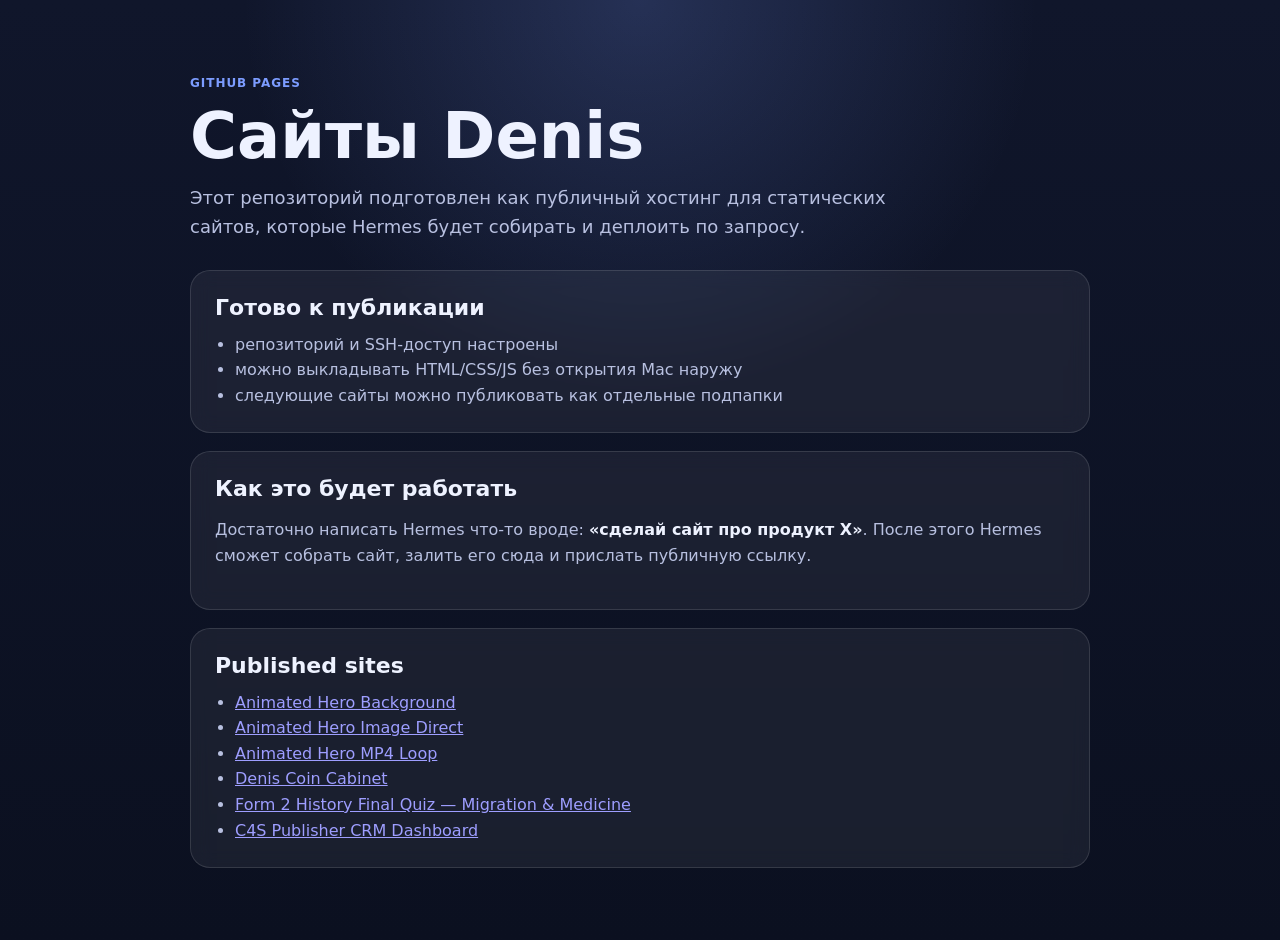
<file: index.html>
<!DOCTYPE html>
<html lang="ru">
<head>
  <meta charset="UTF-8" />
  <meta name="viewport" content="width=device-width, initial-scale=1.0" />
  <title>Denis Sites</title>
  <meta name="description" content="Публичные HTML-сайты, опубликованные Hermes через GitHub Pages." />
  <link rel="stylesheet" href="./styles.css" />
</head>
<body>
  <main class="wrap">
    <span class="eyebrow">GitHub Pages</span>
    <h1>Сайты Denis</h1>
    <p class="lead">Этот репозиторий подготовлен как публичный хостинг для статических сайтов, которые Hermes будет собирать и деплоить по запросу.</p>

    <section class="card">
      <h2>Готово к публикации</h2>
      <ul>
        <li>репозиторий и SSH-доступ настроены</li>
        <li>можно выкладывать HTML/CSS/JS без открытия Mac наружу</li>
        <li>следующие сайты можно публиковать как отдельные подпапки</li>
      </ul>
    </section>

    <section class="card">
      <h2>Как это будет работать</h2>
      <p>Достаточно написать Hermes что-то вроде: <strong>«сделай сайт про продукт X»</strong>. После этого Hermes сможет собрать сайт, залить его сюда и прислать публичную ссылку.</p>
    </section>

    <section class="card">
      <h2>Published sites</h2>
      <ul>
        <li><a href="./animated-hero-background/">Animated Hero Background</a></li>
        <li><a href="./animated-hero-image-direct/">Animated Hero Image Direct</a></li>
        <li><a href="./animated-hero-mp4/">Animated Hero MP4 Loop</a></li>
        <li><a href="./coin-cabinet/">Denis Coin Cabinet</a></li>
        <li><a href="./form2-history-final-quiz/">Form 2 History Final Quiz — Migration &amp; Medicine</a></li>
        <li><a href="./c4s/">C4S Publisher CRM Dashboard</a></li>
      </ul>
    </section>
  </main>
</body>
</html>
</file>
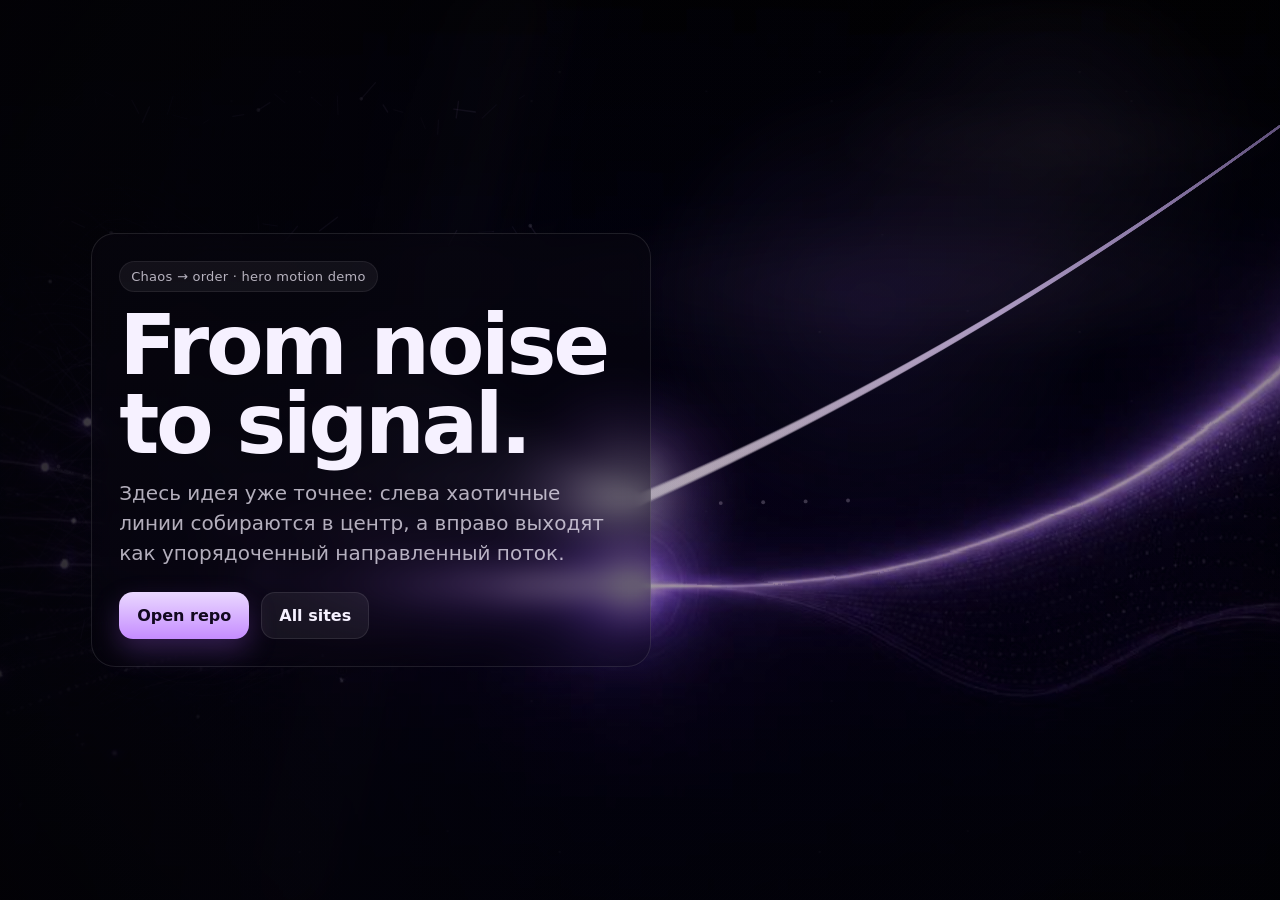
<file: animated-hero-background/index.html>
<!DOCTYPE html>
<html lang="ru">
<head>
  <meta charset="UTF-8" />
  <meta name="viewport" content="width=device-width, initial-scale=1.0" />
  <title>Animated Hero Background</title>
  <style>
    :root {
      --hero-height: 100svh;
      --content-width: 1200px;
      --text: #f6f1ff;
      --muted: rgba(246, 241, 255, 0.72);
      --panel: rgba(7, 6, 14, 0.32);
      --border: rgba(255, 255, 255, 0.08);
    }

    * { box-sizing: border-box; }
    html, body { margin: 0; min-height: 100%; }
    body {
      background: #04030a;
      color: var(--text);
      font-family: Inter, ui-sans-serif, system-ui, -apple-system, BlinkMacSystemFont, "Segoe UI", sans-serif;
    }

    .hero {
      position: relative;
      min-height: var(--hero-height);
      overflow: hidden;
      isolation: isolate;
      background:
        radial-gradient(circle at 50% 46%, #161127 0%, #09070f 45%, #030208 100%);
    }

    .hero__bg,
    .hero__flow,
    .hero__glow,
    .hero__flare,
    .hero__arc,
    .hero__sweep,
    .hero__dust,
    .hero__vignette,
    .hero__shade {
      position: absolute;
      inset: 0;
      pointer-events: none;
    }

    .hero__bg {
      background-image: url('[data-uri]');
      background-size: cover;
      background-position: center;
      transform: scale(1.035);
      filter: url(#heroWarp) saturate(1.07) contrast(1.04) brightness(0.97);
      opacity: 0.95;
      transform-origin: center center;
      will-change: transform, opacity;
    }

    .hero__flow {
      width: 100%;
      height: 100%;
      mix-blend-mode: screen;
      opacity: 0.96;
      z-index: 0;
    }

    .hero__glow {
      background:
        radial-gradient(circle at 48.8% 54.8%, rgba(243, 226, 255, 0.18), transparent 10%),
        radial-gradient(circle at 68% 34%, rgba(164, 108, 255, 0.14), transparent 22%),
        radial-gradient(circle at 82% 17%, rgba(215, 175, 255, 0.1), transparent 16%);
      mix-blend-mode: screen;
      opacity: 0.85;
      filter: blur(10px);
    }

    .hero__flare {
      background: radial-gradient(circle at 48.8% 54.8%, rgba(255,255,255,0.92) 0%, rgba(224,196,255,0.72) 2.2%, rgba(176,111,255,0.28) 7.2%, rgba(98,46,200,0) 14%);
      mix-blend-mode: screen;
      opacity: 0.86;
      filter: blur(10px);
      transform-origin: 48.8% 54.8%;
      will-change: transform, opacity;
    }

    .hero__arc {
      background:
        radial-gradient(120% 24% at 72% 32%, rgba(189, 136, 255, 0.16), transparent 34%),
        radial-gradient(100% 18% at 84% 16%, rgba(236, 202, 255, 0.09), transparent 20%);
      mix-blend-mode: screen;
      filter: blur(16px);
      opacity: 0.62;
      will-change: transform, opacity;
    }

    .hero__sweep {
      background: linear-gradient(112deg,
        transparent 34%,
        rgba(255,255,255,0.00) 41%,
        rgba(229,205,255,0.05) 47%,
        rgba(218,179,255,0.14) 50%,
        rgba(255,255,255,0.00) 55%,
        transparent 62%);
      mix-blend-mode: screen;
      opacity: 0.26;
      filter: blur(22px);
      transform: translateX(-24%) rotate(-8deg);
      will-change: transform, opacity;
    }

    .hero__dust {
      background-image:
        radial-gradient(circle at 15% 28%, rgba(255,255,255,0.85) 0.8px, transparent 1px),
        radial-gradient(circle at 32% 62%, rgba(220,200,255,0.72) 0.8px, transparent 1px),
        radial-gradient(circle at 68% 22%, rgba(255,255,255,0.75) 0.8px, transparent 1px),
        radial-gradient(circle at 86% 60%, rgba(220,200,255,0.7) 0.8px, transparent 1px),
        radial-gradient(circle at 77% 34%, rgba(255,255,255,0.62) 0.7px, transparent 1px);
      background-size: 260px 260px, 380px 380px, 420px 420px, 520px 520px, 300px 300px;
      mix-blend-mode: screen;
      opacity: 0.08;
      will-change: opacity, transform;
    }

    .hero__shade {
      background:
        linear-gradient(90deg, rgba(4,3,10,0.78) 0%, rgba(4,3,10,0.54) 25%, rgba(4,3,10,0.18) 45%, rgba(4,3,10,0.22) 100%),
        linear-gradient(180deg, rgba(4,3,10,0.2) 0%, rgba(4,3,10,0.02) 35%, rgba(4,3,10,0.38) 100%);
      z-index: 1;
    }

    .hero__vignette {
      background:
        radial-gradient(circle at 50% 50%, transparent 50%, rgba(0,0,0,0.08) 72%, rgba(0,0,0,0.34) 100%);
      z-index: 1;
    }

    .hero__content {
      position: relative;
      z-index: 2;
      min-height: var(--hero-height);
      max-width: var(--content-width);
      margin: 0 auto;
      padding: clamp(32px, 4vw, 64px);
      display: flex;
      align-items: center;
    }

    .hero__copy {
      width: min(560px, 100%);
      padding: clamp(18px, 2.2vw, 28px);
      border-radius: 24px;
      background: linear-gradient(180deg, rgba(9, 7, 16, 0.5), rgba(9, 7, 16, 0.28));
      backdrop-filter: blur(12px);
      box-shadow: inset 0 0 0 1px rgba(255,255,255,0.1);
    }

    .hero__eyebrow {
      display: inline-flex;
      margin-bottom: 14px;
      padding: 8px 12px;
      border-radius: 999px;
      background: rgba(255,255,255,0.05);
      box-shadow: inset 0 0 0 1px rgba(255,255,255,0.07);
      color: var(--muted);
      font-size: 13px;
      letter-spacing: 0.02em;
    }

    h1 {
      margin: 0 0 14px;
      font-size: clamp(40px, 7vw, 84px);
      line-height: 0.94;
      letter-spacing: -0.04em;
    }

    p {
      margin: 0;
      color: var(--muted);
      font-size: clamp(16px, 1.7vw, 20px);
      line-height: 1.5;
    }

    .hero__actions {
      display: flex;
      gap: 12px;
      flex-wrap: wrap;
      margin-top: 24px;
    }

    .btn {
      appearance: none;
      border: 0;
      border-radius: 14px;
      padding: 14px 18px;
      display: inline-flex;
      align-items: center;
      justify-content: center;
      text-decoration: none;
      font: inherit;
      font-weight: 600;
      cursor: pointer;
      transition: transform .2s ease, opacity .2s ease, background .2s ease;
    }

    .btn:hover { transform: translateY(-1px); }
    .btn--primary {
      color: #12081f;
      background: linear-gradient(180deg, #ead8ff, #c58cff);
      box-shadow: 0 12px 28px rgba(177, 103, 255, 0.26);
    }
    .btn--ghost {
      color: var(--text);
      background: rgba(255,255,255,0.06);
      box-shadow: inset 0 0 0 1px rgba(255,255,255,0.09);
    }

    @media (max-width: 820px) {
      .hero__bg { background-position: 58% center; }
      .hero__shade {
        background:
          linear-gradient(180deg, rgba(4,3,10,0.28) 0%, rgba(4,3,10,0.16) 34%, rgba(4,3,10,0.72) 100%),
          linear-gradient(90deg, rgba(4,3,10,0.44), rgba(4,3,10,0.12));
      }
      .hero__content { align-items: end; padding-bottom: 40px; }
      .hero__copy { width: 100%; }
    }

    @media (prefers-reduced-motion: reduce) {
      .hero__bg,
      .hero__flare,
      .hero__arc,
      .hero__sweep,
      .hero__dust {
        animation: none !important;
        transform: none !important;
      }
    }
  </style>
</head>
<body>
  <section class="hero">
    <svg width="0" height="0" aria-hidden="true" style="position:absolute">
      <filter id="heroWarp" x="-20%" y="-20%" width="140%" height="140%" color-interpolation-filters="sRGB">
        <feTurbulence id="heroNoise" type="fractalNoise" baseFrequency="0.004 0.018" numOctaves="2" seed="7" result="noise">
          <animate attributeName="baseFrequency" dur="12s" repeatCount="indefinite" values="0.004 0.018; 0.006 0.026; 0.004 0.018" />
        </feTurbulence>
        <feDisplacementMap id="heroDisplacement" in="SourceGraphic" in2="noise" scale="8" xChannelSelector="R" yChannelSelector="B" />
      </filter>
    </svg>

    <div class="hero__bg"></div>
    <canvas class="hero__flow" aria-hidden="true"></canvas>
    <div class="hero__glow"></div>
    <div class="hero__flare"></div>
    <div class="hero__arc"></div>
    <div class="hero__sweep"></div>
    <div class="hero__dust"></div>
    <div class="hero__shade"></div>
    <div class="hero__vignette"></div>

    <div class="hero__content">
      <div class="hero__copy">
        <div class="hero__eyebrow">Chaos → order · hero motion demo</div>
        <h1>From noise<br>to signal.</h1>
        <p>
          Здесь идея уже точнее: слева хаотичные линии собираются в центр,
          а вправо выходят как упорядоченный направленный поток.
        </p>
        <div class="hero__actions">
          <a class="btn btn--primary" href="https://github.com/ddudarenko-del/sites" target="_blank" rel="noreferrer">Open repo</a>
          <a class="btn btn--ghost" href="../">All sites</a>
        </div>
      </div>
    </div>
  </section>

  <script>
    const reduceMotion = window.matchMedia('(prefers-reduced-motion: reduce)').matches;

    if (!reduceMotion) {
      const LOOP = 12000;
      const bg = document.querySelector('.hero__bg');
      const flow = document.querySelector('.hero__flow');
      const flare = document.querySelector('.hero__flare');
      const arc = document.querySelector('.hero__arc');
      const sweep = document.querySelector('.hero__sweep');
      const dust = document.querySelector('.hero__dust');
      const displacement = document.getElementById('heroDisplacement');
      const ctx = flow.getContext('2d');

      const easeInOutSine = (x) => -(Math.cos(Math.PI * x) - 1) / 2;
      const lerp = (a, b, t) => a + (b - a) * t;
      const quad = (a, b, c, t) => {
        const mt = 1 - t;
        return mt * mt * a + 2 * mt * t * b + t * t * c;
      };

      const lines = Array.from({ length: 96 }, (_, i) => {
        const spread = i / 95;
        const focus = 1 - Math.abs(spread - 0.5) * 2;
        return {
          seed: i * 0.73 + 1.2,
          y0: 0.16 + spread * 0.68,
          chaos: 24 + focus * 34,
          width: 0.72 + focus * 1.2,
          alpha: 0.06 + focus * 0.24,
          band: (spread - 0.5) * 2
        };
      });

      const chaosBits = Array.from({ length: 110 }, (_, i) => ({
        seed: i * 0.47 + 0.9,
        x: 0.05 + (i % 22) / 22 * 0.38,
        y: 0.12 + Math.floor(i / 22) / 5 * 0.72,
        len: 8 + (i % 7) * 2.1,
        alpha: 0.045 + (i % 5) * 0.012
      }));

      function resizeFlow() {
        const dpr = Math.min(window.devicePixelRatio || 1, 2);
        const rect = flow.getBoundingClientRect();
        flow.width = Math.round(rect.width * dpr);
        flow.height = Math.round(rect.height * dpr);
        ctx.setTransform(dpr, 0, 0, dpr, 0, 0);
      }

      function drawFlow(t, pulse, pulse2) {
        const w = flow.clientWidth;
        const h = flow.clientHeight;
        if (!w || !h) return;

        ctx.clearRect(0, 0, w, h);
        ctx.lineCap = 'round';
        ctx.lineJoin = 'round';

        const centerX = w * 0.53;
        const centerY = h * 0.555;
        const cp1x = w * 0.73;
        const cp1y = h * 0.40;
        const endX = w * 0.96;
        const endY = h * 0.14;

        chaosBits.forEach((bit) => {
          const drift = 0.5 + 0.5 * Math.sin(t * Math.PI * 2 + bit.seed * 2.7);
          const x1 = bit.x * w + Math.sin(t * Math.PI * 2 + bit.seed) * 10;
          const y1 = bit.y * h + Math.cos(t * Math.PI * 3 + bit.seed * 1.3) * 12;
          const angle = Math.sin(t * Math.PI * 2 + bit.seed * 4.1) * 1.8 + bit.seed;
          const x2 = x1 + Math.cos(angle) * bit.len * (0.7 + drift * 0.5);
          const y2 = y1 + Math.sin(angle) * bit.len;
          ctx.beginPath();
          ctx.strokeStyle = `rgba(198, 167, 255, ${(bit.alpha + drift * 0.03).toFixed(3)})`;
          ctx.lineWidth = 0.75 + drift * 0.65;
          ctx.moveTo(x1, y1);
          ctx.lineTo(x2, y2);
          ctx.stroke();

          if (bit.seed % 1 < 0.18) {
            ctx.beginPath();
            ctx.fillStyle = `rgba(239, 227, 255, ${(bit.alpha + drift * 0.08).toFixed(3)})`;
            ctx.arc(x1, y1, 0.8 + drift * 1.2, 0, Math.PI * 2);
            ctx.fill();
          }
        });

        lines.forEach((line, index) => {
          ctx.beginPath();
          const gradient = ctx.createLinearGradient(0, 0, w, 0);
          gradient.addColorStop(0, `rgba(184, 148, 255, ${(line.alpha * 0.08).toFixed(3)})`);
          gradient.addColorStop(0.38, `rgba(205, 176, 255, ${(line.alpha * 0.75).toFixed(3)})`);
          gradient.addColorStop(0.54, `rgba(255, 238, 255, ${(line.alpha * 1.45).toFixed(3)})`);
          gradient.addColorStop(1, `rgba(202, 170, 255, ${(line.alpha * 0.88).toFixed(3)})`);
          ctx.strokeStyle = gradient;
          ctx.lineWidth = line.width;

          const points = 72;
          for (let s = 0; s <= points; s++) {
            const p = s / points;
            const x = p * w;
            let y;

            if (p < 0.5) {
              const lp = p / 0.5;
              const startY = line.y0 * h;
              const convergence = Math.pow(lp, 1.18);
              const chaotic = (
                Math.sin((lp * 8.8) + t * Math.PI * 2 + line.seed * 1.7) +
                0.65 * Math.sin((lp * 15.6) - t * Math.PI * 4 + line.seed * 2.8) +
                0.42 * Math.sin((lp * 24.0) + t * Math.PI * 6 + line.seed * 0.9)
              );
              const turbulence = Math.sin((lp * 5.2) - t * Math.PI * 3 + line.seed * 4.2) * line.band * 7;
              const amp = line.chaos * Math.pow(1 - lp, 1.02);
              const inwardBend = Math.sin(lp * Math.PI) * line.band * 12;
              y = lerp(startY, centerY + line.band * 4, convergence) + chaotic * amp + turbulence * (1 - lp) + inwardBend;
            } else {
              const rp = (p - 0.5) / 0.5;
              const orderedY = quad(centerY, cp1y, endY, rp);
              const orderedX = quad(centerX, cp1x, endX, rp);
              const tighten = 1 - Math.pow(rp, 0.72);
              const microWave = Math.sin((rp * 9.5) + t * Math.PI * 2 + line.seed) * (1.6 + line.alpha * 3.5) * tighten;
              const finalBand = line.band * (5.2 * tighten + 0.75);
              y = orderedY + finalBand + microWave;
              const orderedPull = orderedX - x;
              if (Math.abs(orderedPull) > 0.1) {
                // bias segment spacing toward the ordered arc without changing the actual sampled x too aggressively
              }
            }

            if (s === 0) ctx.moveTo(x, y);
            else ctx.lineTo(x, y);
          }
          ctx.stroke();

          if (index % 10 === 0) {
            const pulseT = (t + line.seed * 0.13) % 1;
            const pulseX = lerp(w * 0.04, centerX + w * 0.16, pulseT);
            const pulseY = lerp(line.y0 * h, centerY + line.band * 4, Math.min(pulseT * 1.25, 1));
            const r = 0.8 + pulse * 1.4;
            ctx.beginPath();
            ctx.fillStyle = `rgba(239, 227, 255, ${(0.10 + pulse2 * 0.34).toFixed(3)})`;
            ctx.arc(pulseX, pulseY, r, 0, Math.PI * 2);
            ctx.fill();
          }
        });
      }

      resizeFlow();
      window.addEventListener('resize', resizeFlow);

      function tick(now) {
        const t = (now % LOOP) / LOOP;
        const pulse = 0.5 + 0.5 * Math.sin(t * Math.PI * 2);
        const pulse2 = 0.5 + 0.5 * Math.sin(t * Math.PI * 2 + Math.PI * 0.65);
        const pulse3 = 0.5 + 0.5 * Math.sin(t * Math.PI * 4 + Math.PI * 0.2);
        const smooth = easeInOutSine(t);

        displacement.setAttribute('scale', (5.8 + pulse * 2.8).toFixed(2));
        bg.style.transform = `scale(${1.022 + pulse * 0.01}) translate3d(${(pulse2 - 0.5) * 1.1}px, ${(pulse - 0.5) * 0.6}px, 0)`;
        flare.style.opacity = (0.52 + pulse * 0.28).toFixed(3);
        flare.style.transform = `scale(${0.985 + pulse * 0.065})`;
        arc.style.opacity = (0.30 + pulse2 * 0.20).toFixed(3);
        arc.style.transform = `translate3d(${(pulse - 0.5) * 5}px, ${(pulse2 - 0.5) * -6}px, 0) scale(${0.994 + pulse2 * 0.024})`;
        sweep.style.opacity = (0.10 + pulse3 * 0.12).toFixed(3);
        sweep.style.transform = `translateX(${(-20 + smooth * 40).toFixed(2)}%) rotate(-8deg)`;
        dust.style.opacity = (0.04 + pulse3 * 0.025).toFixed(3);
        dust.style.transform = `translate3d(${(pulse2 - 0.5) * 3}px, ${(pulse3 - 0.5) * -2}px, 0)`;

        drawFlow(t, pulse, pulse2);
        requestAnimationFrame(tick);
      }

      requestAnimationFrame(tick);
    }
  </script>
</body>
</html>
</file>
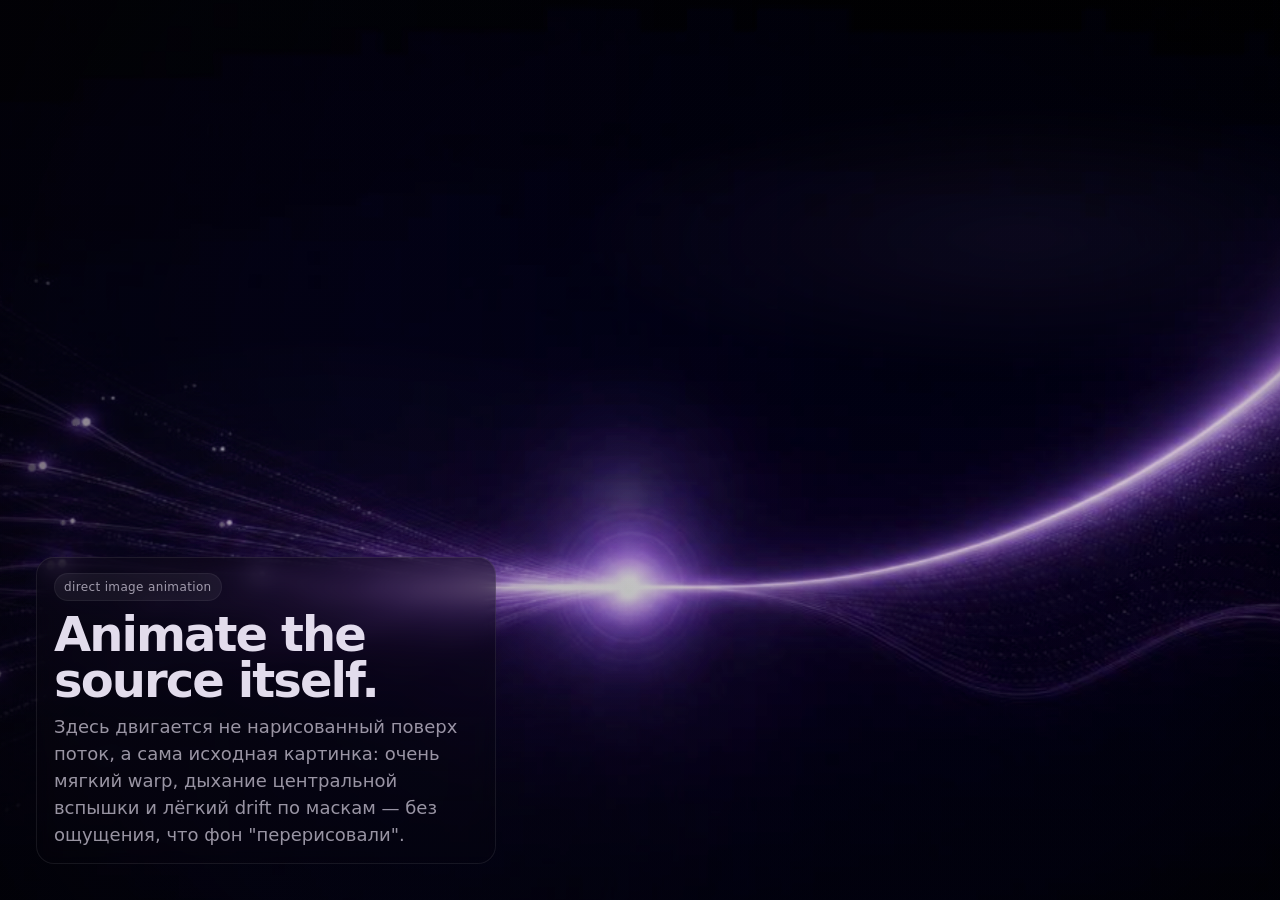
<file: animated-hero-image-direct/index.html>
<!DOCTYPE html>
<html lang="ru">
<head>
  <meta charset="UTF-8" />
  <meta name="viewport" content="width=device-width, initial-scale=1.0" />
  <title>Direct Image Animation Demo</title>
  <style>
    :root {
      --bg: #05030a;
      --text: rgba(245, 239, 255, 0.92);
      --muted: rgba(245, 239, 255, 0.62);
      --panel: rgba(8, 6, 14, 0.34);
      --line: rgba(255,255,255,0.08);
    }

    * { box-sizing: border-box; }
    html, body { margin: 0; min-height: 100%; background: var(--bg); }
    body {
      font-family: Inter, ui-sans-serif, system-ui, -apple-system, BlinkMacSystemFont, "Segoe UI", sans-serif;
      color: var(--text);
    }

    .hero {
      position: relative;
      min-height: 100svh;
      overflow: hidden;
      background:
        radial-gradient(circle at 50% 50%, #120d1d 0%, #09060f 44%, #030208 100%);
      isolation: isolate;
    }

    .layer,
    .shade,
    .vignette,
    .glow,
    .hud {
      position: absolute;
      inset: 0;
      pointer-events: none;
    }

    .layer {
      background-image: url('[data-uri]');
      background-repeat: no-repeat;
      background-size: cover;
      background-position: center;
      transform-origin: center center;
      will-change: transform, opacity, filter;
    }

    .layer--base {
      filter: saturate(1.03) contrast(1.03) brightness(0.98);
      opacity: 0.98;
      transform: scale(1.03);
    }

    .layer--left {
      opacity: 0.52;
      filter: url(#warpLeft) saturate(1.14) brightness(1.02);
      mix-blend-mode: screen;
      -webkit-mask-image: linear-gradient(90deg, rgba(0,0,0,1) 0%, rgba(0,0,0,0.98) 32%, rgba(0,0,0,0.55) 48%, rgba(0,0,0,0.0) 64%);
      mask-image: linear-gradient(90deg, rgba(0,0,0,1) 0%, rgba(0,0,0,0.98) 32%, rgba(0,0,0,0.55) 48%, rgba(0,0,0,0.0) 64%);
      transform: scale(1.045);
    }

    .layer--right {
      opacity: 0.44;
      filter: url(#warpRight) saturate(1.12) contrast(1.06) brightness(1.0);
      mix-blend-mode: screen;
      -webkit-mask-image:
        radial-gradient(120% 88% at 78% 35%, rgba(0,0,0,1) 0%, rgba(0,0,0,0.95) 18%, rgba(0,0,0,0.78) 28%, rgba(0,0,0,0.20) 52%, rgba(0,0,0,0.0) 70%),
        linear-gradient(90deg, transparent 0%, rgba(0,0,0,0.0) 45%, rgba(0,0,0,0.94) 58%, rgba(0,0,0,1) 100%);
      mask-image:
        radial-gradient(120% 88% at 78% 35%, rgba(0,0,0,1) 0%, rgba(0,0,0,0.95) 18%, rgba(0,0,0,0.78) 28%, rgba(0,0,0,0.20) 52%, rgba(0,0,0,0.0) 70%),
        linear-gradient(90deg, transparent 0%, rgba(0,0,0,0.0) 45%, rgba(0,0,0,0.94) 58%, rgba(0,0,0,1) 100%);
      transform: scale(1.04);
    }

    .layer--core {
      opacity: 0.72;
      filter: blur(2px) saturate(1.10);
      mix-blend-mode: screen;
      -webkit-mask-image: radial-gradient(circle at 49% 55%, rgba(0,0,0,1) 0%, rgba(0,0,0,0.95) 3.5%, rgba(0,0,0,0.4) 9%, rgba(0,0,0,0.0) 17%);
      mask-image: radial-gradient(circle at 49% 55%, rgba(0,0,0,1) 0%, rgba(0,0,0,0.95) 3.5%, rgba(0,0,0,0.4) 9%, rgba(0,0,0,0.0) 17%);
      transform: scale(1.02);
    }

    .glow {
      background:
        radial-gradient(circle at 49% 55%, rgba(255,255,255,0.34) 0%, rgba(223, 193, 255, 0.16) 3%, rgba(170, 110, 255, 0.08) 7%, rgba(0,0,0,0) 14%),
        radial-gradient(80% 35% at 79% 27%, rgba(182, 125, 255, 0.12), transparent 42%),
        radial-gradient(55% 30% at 26% 55%, rgba(144, 94, 255, 0.06), transparent 58%);
      mix-blend-mode: screen;
      opacity: 0.7;
      filter: blur(10px);
    }

    .shade {
      background:
        linear-gradient(90deg, rgba(4,3,10,0.42) 0%, rgba(4,3,10,0.16) 28%, rgba(4,3,10,0.06) 100%),
        linear-gradient(180deg, rgba(4,3,10,0.06) 0%, rgba(4,3,10,0.0) 36%, rgba(4,3,10,0.26) 100%);
    }

    .vignette {
      background: radial-gradient(circle at 50% 50%, transparent 52%, rgba(0,0,0,0.08) 75%, rgba(0,0,0,0.33) 100%);
    }

    .hud {
      display: flex;
      align-items: flex-end;
      justify-content: flex-start;
      padding: clamp(22px, 3vw, 36px);
      z-index: 2;
    }

    .hud__card {
      max-width: 460px;
      padding: 16px 18px;
      border-radius: 18px;
      background: linear-gradient(180deg, rgba(9, 7, 16, 0.44), rgba(9, 7, 16, 0.24));
      backdrop-filter: blur(10px);
      box-shadow: inset 0 0 0 1px var(--line);
      pointer-events: auto;
    }

    .hud__tag {
      display: inline-flex;
      margin-bottom: 10px;
      padding: 7px 10px;
      border-radius: 999px;
      background: rgba(255,255,255,0.05);
      box-shadow: inset 0 0 0 1px rgba(255,255,255,0.06);
      font-size: 12px;
      color: var(--muted);
      letter-spacing: 0.03em;
    }

    h1 {
      margin: 0 0 10px;
      font-size: clamp(30px, 5vw, 48px);
      line-height: 0.96;
      letter-spacing: -0.04em;
    }

    p {
      margin: 0;
      color: var(--muted);
      font-size: clamp(14px, 1.8vw, 18px);
      line-height: 1.5;
    }

    @media (max-width: 820px) {
      .layer { background-position: 58% center; }
      .hud { align-items: flex-end; }
      .hud__card { max-width: 100%; }
      .shade {
        background:
          linear-gradient(180deg, rgba(4,3,10,0.10) 0%, rgba(4,3,10,0.05) 34%, rgba(4,3,10,0.52) 100%),
          linear-gradient(90deg, rgba(4,3,10,0.22), rgba(4,3,10,0.06));
      }
    }

    @media (prefers-reduced-motion: reduce) {
      .layer, .glow { animation: none !important; transform: none !important; }
    }
  </style>
</head>
<body>
  <section class="hero">
    <svg width="0" height="0" aria-hidden="true" style="position:absolute">
      <filter id="warpLeft" x="-20%" y="-20%" width="140%" height="140%" color-interpolation-filters="sRGB">
        <feTurbulence id="noiseLeft" type="fractalNoise" baseFrequency="0.003 0.022" numOctaves="2" seed="4" result="noiseLeftMap">
          <animate attributeName="baseFrequency" dur="14s" repeatCount="indefinite" values="0.003 0.022; 0.0045 0.03; 0.003 0.022" />
        </feTurbulence>
        <feDisplacementMap id="displaceLeft" in="SourceGraphic" in2="noiseLeftMap" scale="6" xChannelSelector="R" yChannelSelector="B" />
      </filter>
      <filter id="warpRight" x="-20%" y="-20%" width="140%" height="140%" color-interpolation-filters="sRGB">
        <feTurbulence id="noiseRight" type="fractalNoise" baseFrequency="0.002 0.010" numOctaves="2" seed="9" result="noiseRightMap">
          <animate attributeName="baseFrequency" dur="18s" repeatCount="indefinite" values="0.002 0.010; 0.003 0.015; 0.002 0.010" />
        </feTurbulence>
        <feDisplacementMap id="displaceRight" in="SourceGraphic" in2="noiseRightMap" scale="4" xChannelSelector="G" yChannelSelector="B" />
      </filter>
    </svg>

    <div class="layer layer--base"></div>
    <div class="layer layer--left"></div>
    <div class="layer layer--right"></div>
    <div class="layer layer--core"></div>
    <div class="glow"></div>
    <div class="shade"></div>
    <div class="vignette"></div>

    <div class="hud">
      <div class="hud__card">
        <div class="hud__tag">direct image animation</div>
        <h1>Animate the source itself.</h1>
        <p>
          Здесь двигается не нарисованный поверх поток, а сама исходная картинка: очень мягкий warp,
          дыхание центральной вспышки и лёгкий drift по маскам — без ощущения, что фон "перерисовали".
        </p>
      </div>
    </div>
  </section>

  <script>
    const reduceMotion = window.matchMedia('(prefers-reduced-motion: reduce)').matches;
    if (!reduceMotion) {
      const LOOP = 14000;
      const base = document.querySelector('.layer--base');
      const left = document.querySelector('.layer--left');
      const right = document.querySelector('.layer--right');
      const core = document.querySelector('.layer--core');
      const glow = document.querySelector('.glow');
      const displaceLeft = document.getElementById('displaceLeft');
      const displaceRight = document.getElementById('displaceRight');

      const ease = (x) => 0.5 - 0.5 * Math.cos(Math.PI * 2 * x);

      function tick(now) {
        const t = (now % LOOP) / LOOP;
        const a = 0.5 + 0.5 * Math.sin(t * Math.PI * 2);
        const b = 0.5 + 0.5 * Math.sin(t * Math.PI * 2 + Math.PI * 0.72);
        const c = 0.5 + 0.5 * Math.sin(t * Math.PI * 4 + Math.PI * 0.18);
        const smooth = ease(t);

        displaceLeft.setAttribute('scale', (4.2 + a * 3.4).toFixed(2));
        displaceRight.setAttribute('scale', (2.2 + b * 2.0).toFixed(2));

        base.style.transform = `scale(${(1.024 + a * 0.010).toFixed(4)}) translate3d(${((b - 0.5) * 1.2).toFixed(2)}px, ${((a - 0.5) * 0.8).toFixed(2)}px, 0)`;
        left.style.transform = `scale(${(1.038 + b * 0.012).toFixed(4)}) translate3d(${((-10 + smooth * 20) * 0.35).toFixed(2)}px, ${((a - 0.5) * 3.8).toFixed(2)}px, 0)`;
        left.style.opacity = (0.40 + a * 0.18).toFixed(3);

        right.style.transform = `scale(${(1.032 + a * 0.010).toFixed(4)}) translate3d(${((a - 0.5) * 3.2).toFixed(2)}px, ${((-5 + smooth * 10) * -0.25).toFixed(2)}px, 0)`;
        right.style.opacity = (0.30 + b * 0.18).toFixed(3);

        core.style.transform = `scale(${(1.00 + c * 0.06).toFixed(4)})`;
        core.style.opacity = (0.42 + a * 0.28).toFixed(3);

        glow.style.opacity = (0.42 + b * 0.22).toFixed(3);
        glow.style.transform = `scale(${(0.985 + a * 0.05).toFixed(4)})`;

        requestAnimationFrame(tick);
      }

      requestAnimationFrame(tick);
    }
  </script>
</body>
</html>
</file>
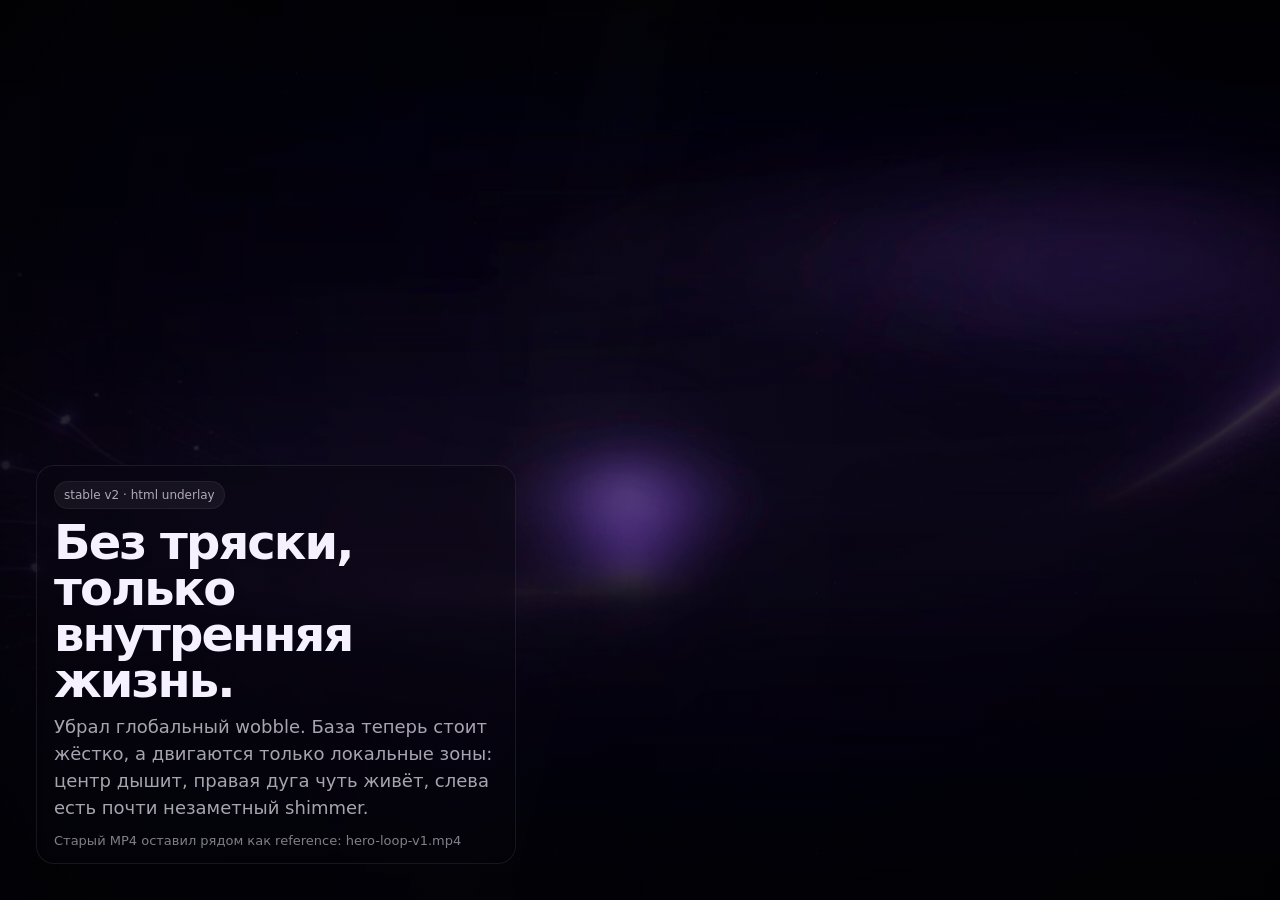
<file: animated-hero-mp4/index.html>
<!DOCTYPE html>
<html lang="ru">
<head>
  <meta charset="UTF-8" />
  <meta name="viewport" content="width=device-width, initial-scale=1.0" />
  <title>Hero Motion Stable v2</title>
  <style>
    :root {
      --bg: #05030a;
      --text: #f6f1ff;
      --muted: rgba(246, 241, 255, 0.68);
      --line: rgba(255,255,255,0.08);
    }

    * { box-sizing: border-box; }
    html, body {
      margin: 0;
      min-height: 100%;
      background: var(--bg);
      color: var(--text);
      font-family: Inter, ui-sans-serif, system-ui, -apple-system, BlinkMacSystemFont, "Segoe UI", sans-serif;
    }

    .hero {
      position: relative;
      min-height: 100svh;
      overflow: hidden;
      background: radial-gradient(circle at 50% 50%, #120d1d 0%, #08060e 48%, #030208 100%);
      isolation: isolate;
    }

    .media,
    .img,
    .glow,
    .sweep,
    .dust,
    .shade,
    .vignette {
      position: absolute;
      inset: 0;
      pointer-events: none;
    }

    .img {
      background-image: url('./hero-poster.jpg');
      background-size: cover;
      background-position: center;
      background-repeat: no-repeat;
      transform-origin: center center;
      will-change: transform, opacity;
    }

    .img--base {
      transform: scale(1.028);
      filter: saturate(1.03) contrast(1.03) brightness(0.98);
      opacity: 0.98;
    }

    .img--left {
      transform: scale(1.031);
      opacity: 0.22;
      mix-blend-mode: screen;
      filter: saturate(1.12) brightness(1.03);
      -webkit-mask-image: linear-gradient(90deg, rgba(0,0,0,1) 0%, rgba(0,0,0,0.98) 30%, rgba(0,0,0,0.58) 48%, rgba(0,0,0,0.0) 66%);
      mask-image: linear-gradient(90deg, rgba(0,0,0,1) 0%, rgba(0,0,0,0.98) 30%, rgba(0,0,0,0.58) 48%, rgba(0,0,0,0.0) 66%);
      animation: leftDrift 14s ease-in-out infinite;
    }

    .img--arc {
      transform: scale(1.034);
      opacity: 0.32;
      mix-blend-mode: screen;
      filter: saturate(1.14) contrast(1.04) brightness(1.02);
      -webkit-mask-image:
        radial-gradient(120% 90% at 79% 32%, rgba(0,0,0,1) 0%, rgba(0,0,0,0.96) 18%, rgba(0,0,0,0.82) 28%, rgba(0,0,0,0.26) 52%, rgba(0,0,0,0.0) 72%),
        linear-gradient(90deg, transparent 0%, rgba(0,0,0,0.0) 48%, rgba(0,0,0,0.90) 60%, rgba(0,0,0,1) 100%);
      mask-image:
        radial-gradient(120% 90% at 79% 32%, rgba(0,0,0,1) 0%, rgba(0,0,0,0.96) 18%, rgba(0,0,0,0.82) 28%, rgba(0,0,0,0.26) 52%, rgba(0,0,0,0.0) 72%),
        linear-gradient(90deg, transparent 0%, rgba(0,0,0,0.0) 48%, rgba(0,0,0,0.90) 60%, rgba(0,0,0,1) 100%);
      animation: arcBreathe 10s ease-in-out infinite;
    }

    .img--core {
      transform: scale(1.01);
      opacity: 0.44;
      mix-blend-mode: screen;
      filter: blur(1.2px) saturate(1.16);
      -webkit-mask-image: radial-gradient(circle at 49% 55%, rgba(0,0,0,1) 0%, rgba(0,0,0,0.96) 3.5%, rgba(0,0,0,0.42) 9%, rgba(0,0,0,0.0) 17%);
      mask-image: radial-gradient(circle at 49% 55%, rgba(0,0,0,1) 0%, rgba(0,0,0,0.96) 3.5%, rgba(0,0,0,0.42) 9%, rgba(0,0,0,0.0) 17%);
      animation: corePulse 8s ease-in-out infinite;
    }

    .glow {
      background:
        radial-gradient(circle at 49% 55%, rgba(255,255,255,0.28) 0%, rgba(228,198,255,0.14) 2.8%, rgba(168,109,255,0.08) 7%, rgba(0,0,0,0) 14%),
        radial-gradient(90% 26% at 78% 28%, rgba(185,125,255,0.11), transparent 42%),
        radial-gradient(65% 26% at 24% 56%, rgba(147,96,255,0.05), transparent 58%);
      mix-blend-mode: screen;
      opacity: 0.52;
      filter: blur(10px);
      animation: glowPulse 8s ease-in-out infinite;
    }

    .sweep {
      background: linear-gradient(111deg,
        transparent 38%,
        rgba(255,255,255,0.00) 44%,
        rgba(235,213,255,0.02) 48%,
        rgba(223,186,255,0.08) 50%,
        rgba(255,255,255,0.00) 54%,
        transparent 60%);
      mix-blend-mode: screen;
      opacity: 0.16;
      filter: blur(20px);
      transform: translateX(-8%) rotate(-8deg);
      animation: sweepMove 12s linear infinite;
    }

    .dust {
      background-image:
        radial-gradient(circle at 14% 28%, rgba(255,255,255,0.78) 0.8px, transparent 1px),
        radial-gradient(circle at 32% 62%, rgba(222,203,255,0.64) 0.8px, transparent 1px),
        radial-gradient(circle at 68% 22%, rgba(255,255,255,0.68) 0.8px, transparent 1px),
        radial-gradient(circle at 86% 60%, rgba(220,200,255,0.58) 0.8px, transparent 1px);
      background-size: 260px 260px, 360px 360px, 420px 420px, 520px 520px;
      mix-blend-mode: screen;
      opacity: 0.055;
      animation: dustPulse 9s ease-in-out infinite;
    }

    .shade {
      background:
        linear-gradient(90deg, rgba(4,3,10,.58) 0%, rgba(4,3,10,.22) 28%, rgba(4,3,10,.10) 56%, rgba(4,3,10,.18) 100%),
        linear-gradient(180deg, rgba(4,3,10,.06) 0%, rgba(4,3,10,0) 34%, rgba(4,3,10,.36) 100%);
      z-index: 1;
    }

    .vignette {
      background: radial-gradient(circle at 50% 50%, transparent 52%, rgba(0,0,0,0.08) 75%, rgba(0,0,0,0.34) 100%);
      z-index: 1;
    }

    .content {
      position: relative;
      z-index: 2;
      min-height: 100svh;
      display: flex;
      align-items: flex-end;
      padding: clamp(24px, 3vw, 36px);
    }

    .card {
      max-width: 480px;
      padding: 16px 18px;
      border-radius: 18px;
      background: linear-gradient(180deg, rgba(9,7,16,.42), rgba(9,7,16,.22));
      backdrop-filter: blur(10px);
      box-shadow: inset 0 0 0 1px var(--line);
    }

    .tag {
      display: inline-flex;
      padding: 7px 10px;
      border-radius: 999px;
      background: rgba(255,255,255,.05);
      box-shadow: inset 0 0 0 1px rgba(255,255,255,.06);
      color: var(--muted);
      font-size: 12px;
      margin-bottom: 10px;
    }

    h1 {
      margin: 0 0 10px;
      font-size: clamp(30px, 5vw, 48px);
      line-height: .96;
      letter-spacing: -.04em;
    }

    p {
      margin: 0;
      color: var(--muted);
      font-size: clamp(14px, 1.8vw, 18px);
      line-height: 1.5;
    }

    .meta {
      margin-top: 12px;
      font-size: 13px;
      color: rgba(246, 241, 255, 0.52);
    }

    @keyframes leftDrift {
      0%, 100% { transform: scale(1.031) translate3d(-1px, 0px, 0); opacity: 0.20; }
      50% { transform: scale(1.034) translate3d(1px, -1px, 0); opacity: 0.26; }
    }

    @keyframes arcBreathe {
      0%, 100% { transform: scale(1.034) translate3d(0px, 0px, 0); opacity: 0.30; }
      50% { transform: scale(1.038) translate3d(1px, -2px, 0); opacity: 0.36; }
    }

    @keyframes corePulse {
      0%, 100% { transform: scale(1.01); opacity: 0.38; }
      50% { transform: scale(1.055); opacity: 0.54; }
    }

    @keyframes glowPulse {
      0%, 100% { transform: scale(1); opacity: 0.48; }
      50% { transform: scale(1.03); opacity: 0.60; }
    }

    @keyframes sweepMove {
      0% { transform: translateX(-12%) rotate(-8deg); opacity: 0.10; }
      50% { transform: translateX(4%) rotate(-8deg); opacity: 0.18; }
      100% { transform: translateX(-12%) rotate(-8deg); opacity: 0.10; }
    }

    @keyframes dustPulse {
      0%, 100% { opacity: 0.045; }
      50% { opacity: 0.065; }
    }

    @media (max-width: 820px) {
      .img { background-position: 58% center; }
      .shade {
        background:
          linear-gradient(180deg, rgba(4,3,10,0.10) 0%, rgba(4,3,10,0.06) 34%, rgba(4,3,10,0.54) 100%),
          linear-gradient(90deg, rgba(4,3,10,0.22), rgba(4,3,10,0.06));
      }
      .card { max-width: 100%; }
    }

    @media (prefers-reduced-motion: reduce) {
      .img--left,
      .img--arc,
      .img--core,
      .glow,
      .sweep,
      .dust {
        animation: none !important;
        transform: none !important;
      }
    }
  </style>
</head>
<body>
  <section class="hero">
    <div class="media">
      <div class="img img--base"></div>
      <div class="img img--left"></div>
      <div class="img img--arc"></div>
      <div class="img img--core"></div>
      <div class="glow"></div>
      <div class="sweep"></div>
      <div class="dust"></div>
      <div class="shade"></div>
      <div class="vignette"></div>
    </div>

    <div class="content">
      <div class="card">
        <div class="tag">stable v2 · html underlay</div>
        <h1>Без тряски, только внутренняя жизнь.</h1>
        <p>
          Убрал глобальный wobble. База теперь стоит жёстко, а двигаются только локальные зоны:
          центр дышит, правая дуга чуть живёт, слева есть почти незаметный shimmer.
        </p>
        <div class="meta">Старый MP4 оставил рядом как reference: hero-loop-v1.mp4</div>
      </div>
    </div>
  </section>
</body>
</html>
</file>
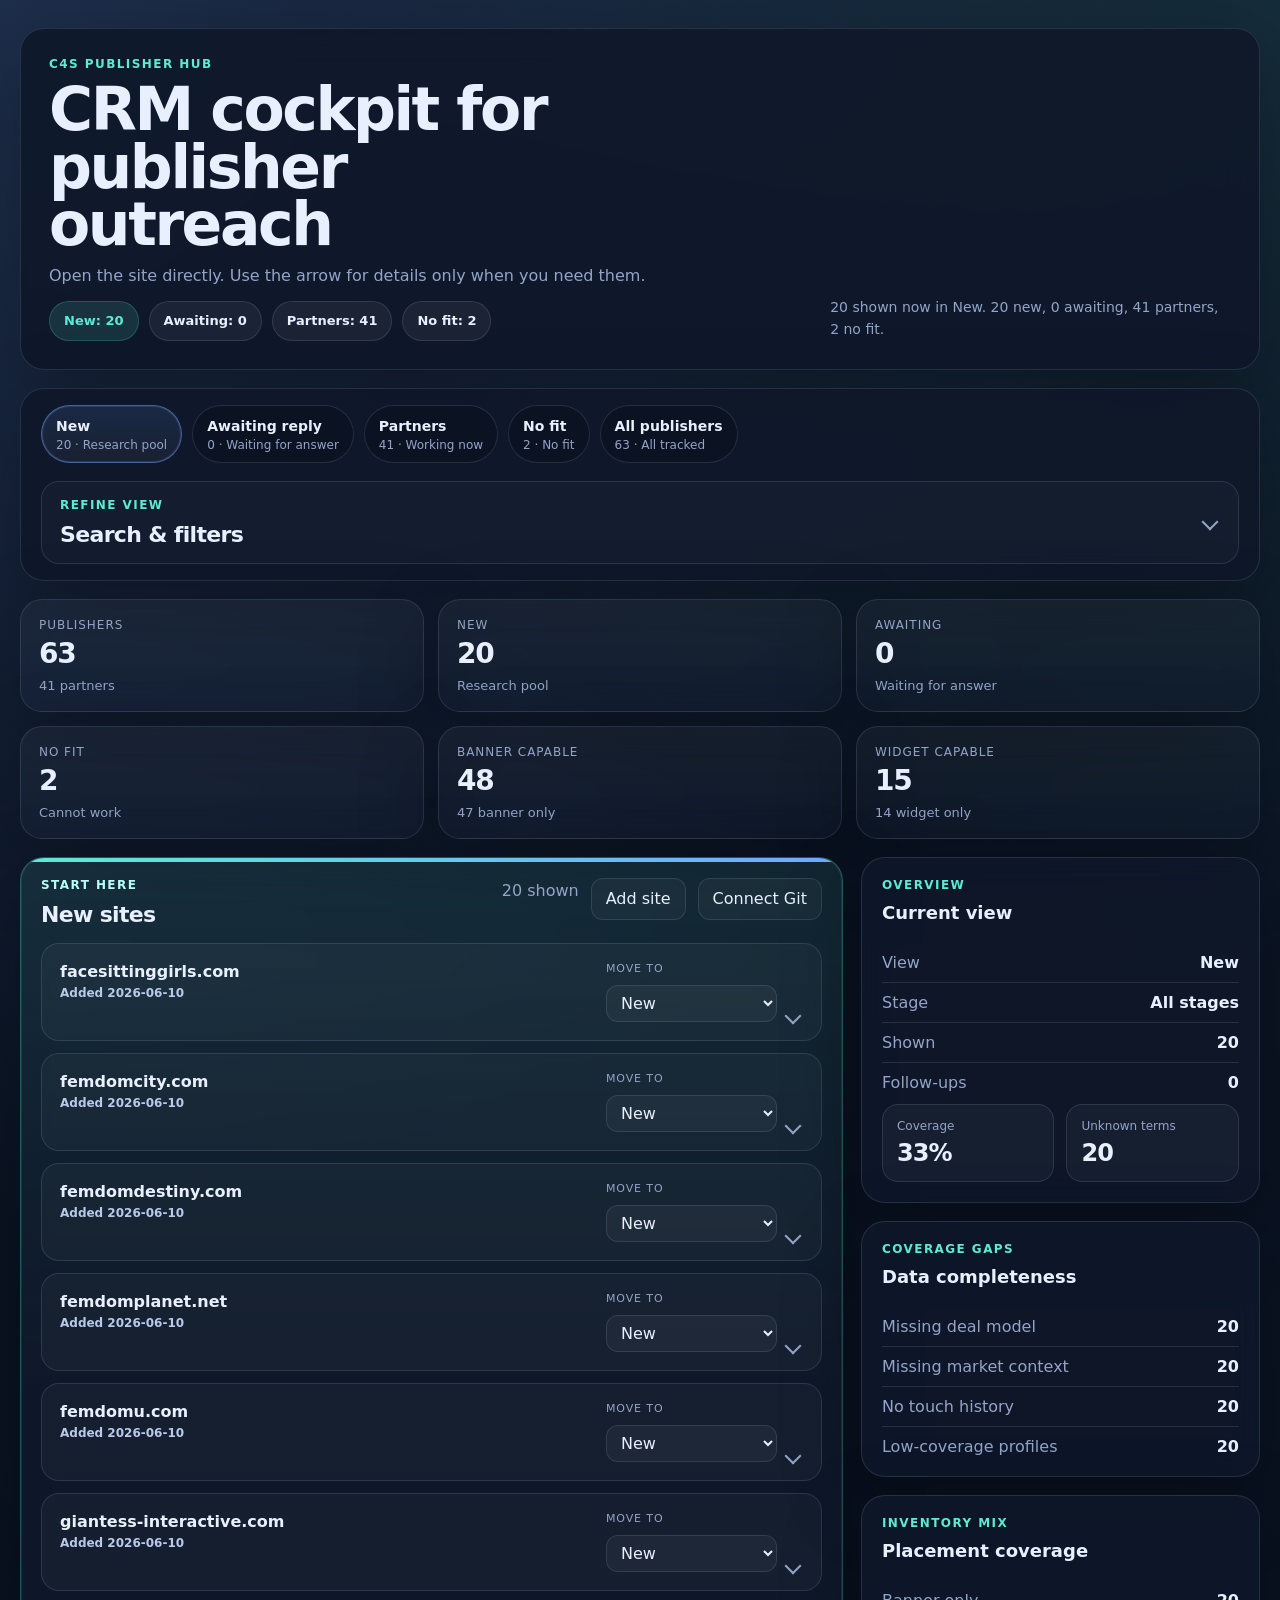
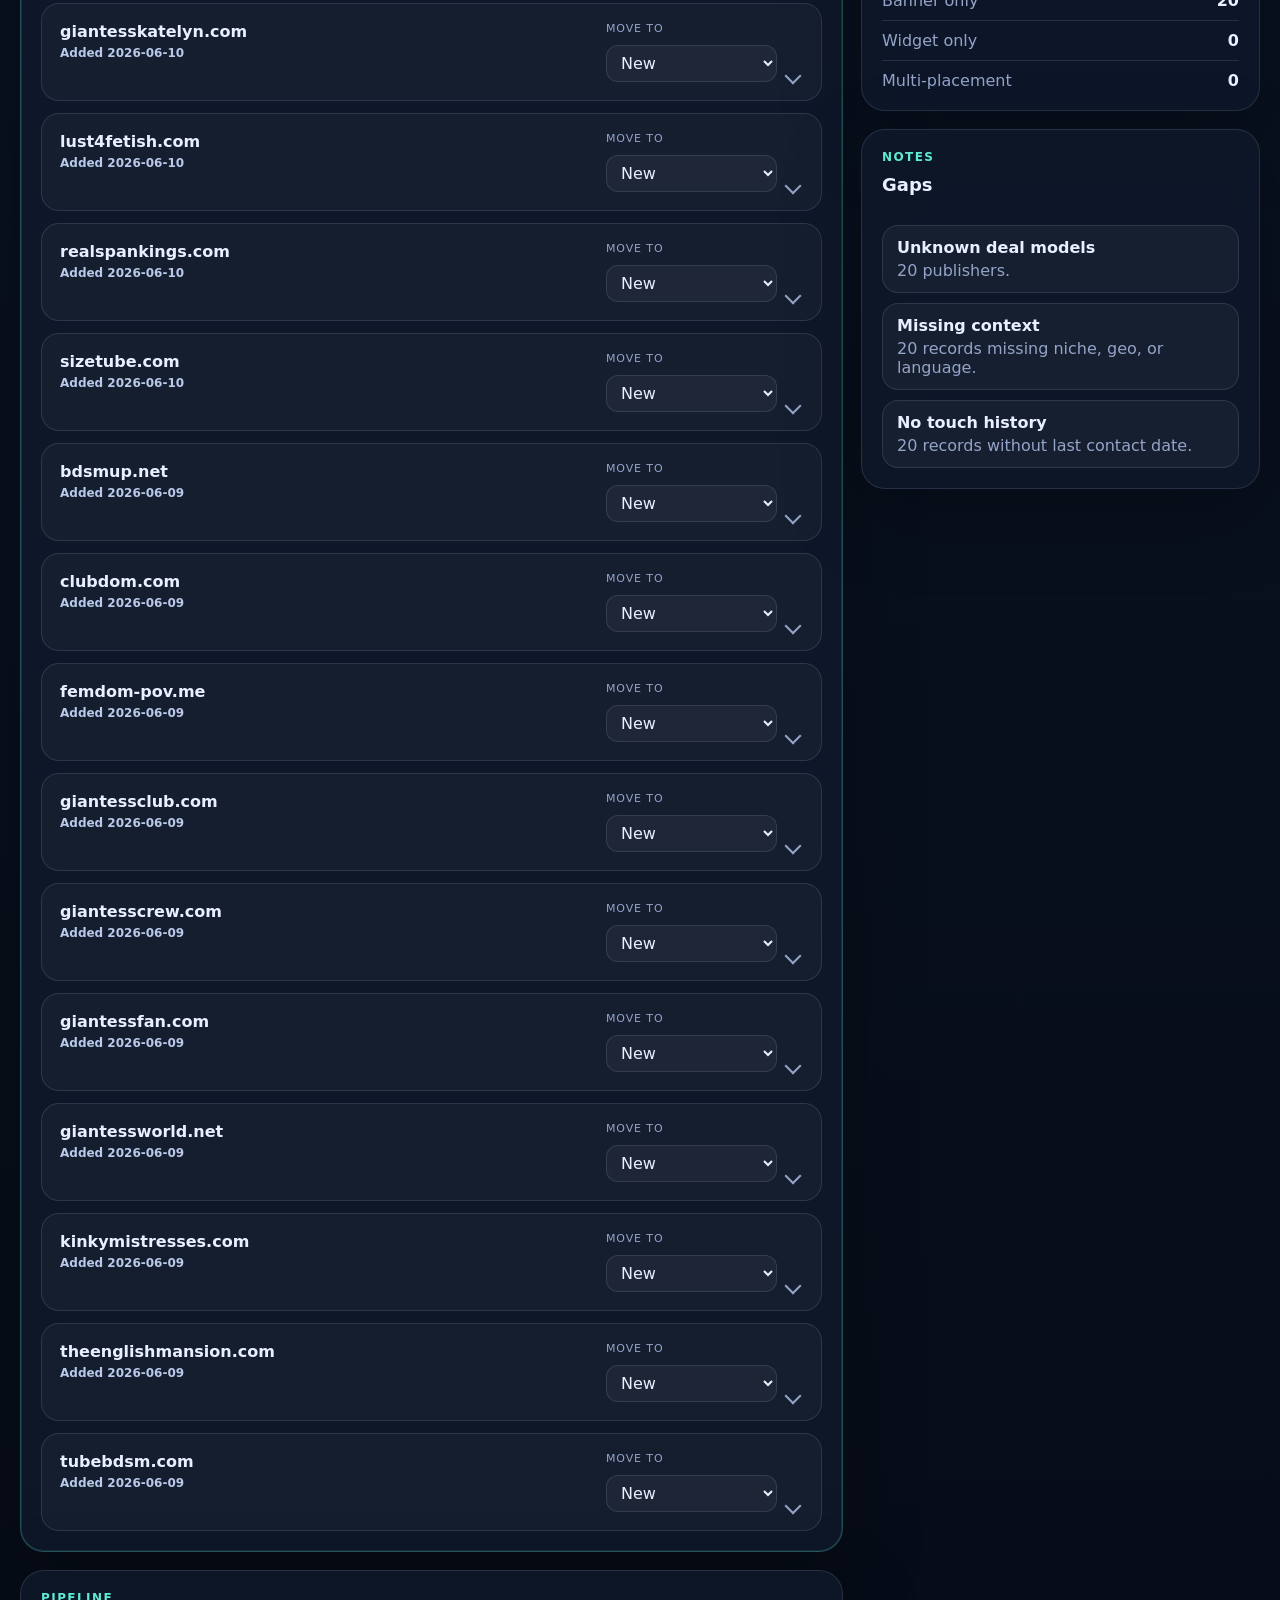
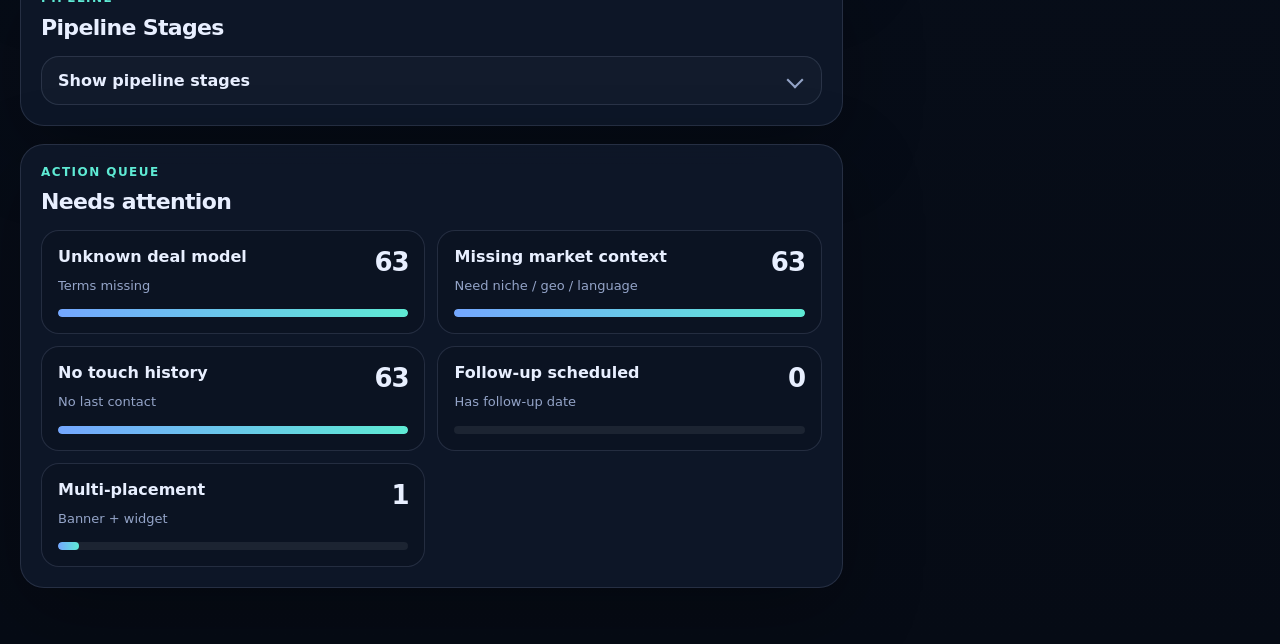
<file: c4s/index.html>
<!doctype html>
<html lang="en">
  <head>
    <meta charset="utf-8" />
    <meta name="viewport" content="width=device-width, initial-scale=1" />
    <title>C4S Publisher Dashboard</title>
    <link rel="stylesheet" href="./styles.css?v=20260611f" />
  </head>
  <body>
    <div class="page">
      <header class="hero card">
        <div>
          <p class="eyebrow">C4S Publisher Hub</p>
          <h1 id="heroTitle">CRM cockpit for publisher outreach</h1>
          <p class="subcopy" id="heroSubcopy">Open the site directly. Use the arrow for details when you need them.</p>
          <div class="hero-stats" id="heroStats"></div>
        </div>
        <div class="hero-side">
          <p class="hero-note" id="heroNote">
            Loading dashboard…
          </p>
        </div>
      </header>

      <section class="card top-nav-card">
        <div class="view-strip top-view-strip" id="viewStrip"></div>
        <label class="view-select-wrap" for="viewSelect">
          <span class="view-select-label">List</span>
          <select id="viewSelect" class="view-select"></select>
        </label>

        <details class="inline-accordion filter-accordion" id="refineAccordion">
          <summary class="accordion-summary">
            <div>
              <p class="section-kicker">Refine view</p>
              <h2>Search & filters</h2>
            </div>
            <span class="accordion-arrow" aria-hidden="true"></span>
          </summary>
          <div class="accordion-body">
            <div class="control-grid">
              <label>
                <span>Search domain</span>
                <input id="searchInput" type="search" placeholder="Search publishers..." />
              </label>
              <label>
                <span>Status</span>
                <select id="statusFilter">
                  <option value="all">All statuses</option>
                </select>
              </label>
              <label>
                <span>Placement</span>
                <select id="placementFilter">
                  <option value="all">All placements</option>
                </select>
              </label>
              <label>
                <span>Stage</span>
                <select id="stageFilter">
                  <option value="all">All stages</option>
                </select>
              </label>
              <label>
                <span>Sort</span>
                <select id="sortFilter">
                  <option value="updated_desc">Recently updated</option>
                  <option value="next_followup_asc">Next follow-up</option>
                  <option value="last_contact_desc">Last contact</option>
                  <option value="domain_asc">Domain A → Z</option>
                </select>
              </label>
            </div>
          </div>
        </details>
      </section>

      <section class="stats" id="stats"></section>

      <section class="workspace">
        <div class="main-column">
          <section class="table-wrap card" id="primaryListCard">
            <div class="table-head">
              <div>
                <p class="section-kicker" id="listKicker">Start here</p>
                <h2 id="listTitle">New sites</h2>
              </div>
              <div class="table-head-actions">
                <p id="resultCount">Loading…</p>
                <button class="ghost-button" id="toggleAddSiteButton" type="button">Add site</button>
                <button class="ghost-button" id="toggleGitPanelButton" type="button">Connect Git</button>
                <button class="ghost-button" id="clearFiltersButton" type="button" hidden>Back to New</button>
              </div>
            </div>
            <div class="inline-add-site" id="addSitePanel" hidden>
              <div class="inline-add-site-grid">
                <label class="inline-add-site-field">
                  <span>New site</span>
                  <input id="addSiteInput" type="url" inputmode="url" placeholder="example.com or https://example.com" />
                </label>
                <button class="ghost-button add-site-submit" id="addSiteSubmitButton" type="button">Add to New</button>
              </div>
              <p class="inline-feedback" id="addSiteMessage" hidden></p>
            </div>
            <div class="inline-git-panel" id="gitPanel" hidden>
              <div class="inline-git-grid">
                <label class="inline-add-site-field">
                  <span>GitHub token</span>
                  <input id="gitTokenInput" type="password" autocomplete="off" placeholder="Fine-grained PAT for ddudarenko-del/sites" />
                </label>
                <div class="inline-git-actions">
                  <button class="ghost-button add-site-submit" id="saveGitTokenButton" type="button">Save token</button>
                  <button class="ghost-button" id="clearGitTokenButton" type="button" hidden>Clear</button>
                </div>
              </div>
              <p class="inline-hint">Stored only in this browser. Use a fine-grained token with repository contents read/write on <code>ddudarenko-del/sites</code>.</p>
              <p class="inline-feedback" id="gitStatusMessage" hidden></p>
            </div>
            <div class="table-scroll">
              <table>
                <thead>
                  <tr>
                    <th>Publisher</th>
                    <th>Coverage</th>
                    <th>Status</th>
                    <th>Stage</th>
                    <th>Placements</th>
                    <th>Deal model</th>
                    <th>Last touch</th>
                    <th>Next follow-up</th>
                    <th>Sources</th>
                  </tr>
                </thead>
                <tbody id="publisherTable"></tbody>
              </table>
            </div>
            <div class="mobile-list" id="mobileList"></div>
          </section>

          <section class="card section-card">
            <div class="section-head">
              <div>
                <p class="section-kicker">Pipeline</p>
                <h2>Pipeline Stages</h2>
              </div>
              <button class="ghost-button" id="resetStageButton" type="button" hidden>Reset stage filter</button>
            </div>
            <details class="inline-accordion pipeline-accordion" id="pipelineAccordion">
              <summary class="accordion-summary accordion-summary-tight">
                <span>Show pipeline stages</span>
                <span class="accordion-arrow" aria-hidden="true"></span>
              </summary>
              <div class="accordion-body accordion-body-tight">
                <div class="pipeline-board" id="pipelineBoard"></div>
              </div>
            </details>
          </section>

          <section class="card section-card">
            <div class="section-head">
              <div>
                <p class="section-kicker">Action queue</p>
                <h2>Needs attention</h2>
              </div>
              <button class="ghost-button" id="resetQueueButton" type="button" hidden>Reset queue</button>
            </div>
            <div class="queue-grid" id="queueGrid"></div>
          </section>
        </div>

        <aside class="side-column">
          <section class="card side-card" id="overviewCard"></section>
          <section class="card side-card" id="coverageCard"></section>
          <section class="card side-card" id="placementCard"></section>
          <section class="card side-card" id="insightsCard"></section>
        </aside>
      </section>
    </div>

    <script src="./app.js?v=20260611f" defer></script>
  </body>
</html>
</file>
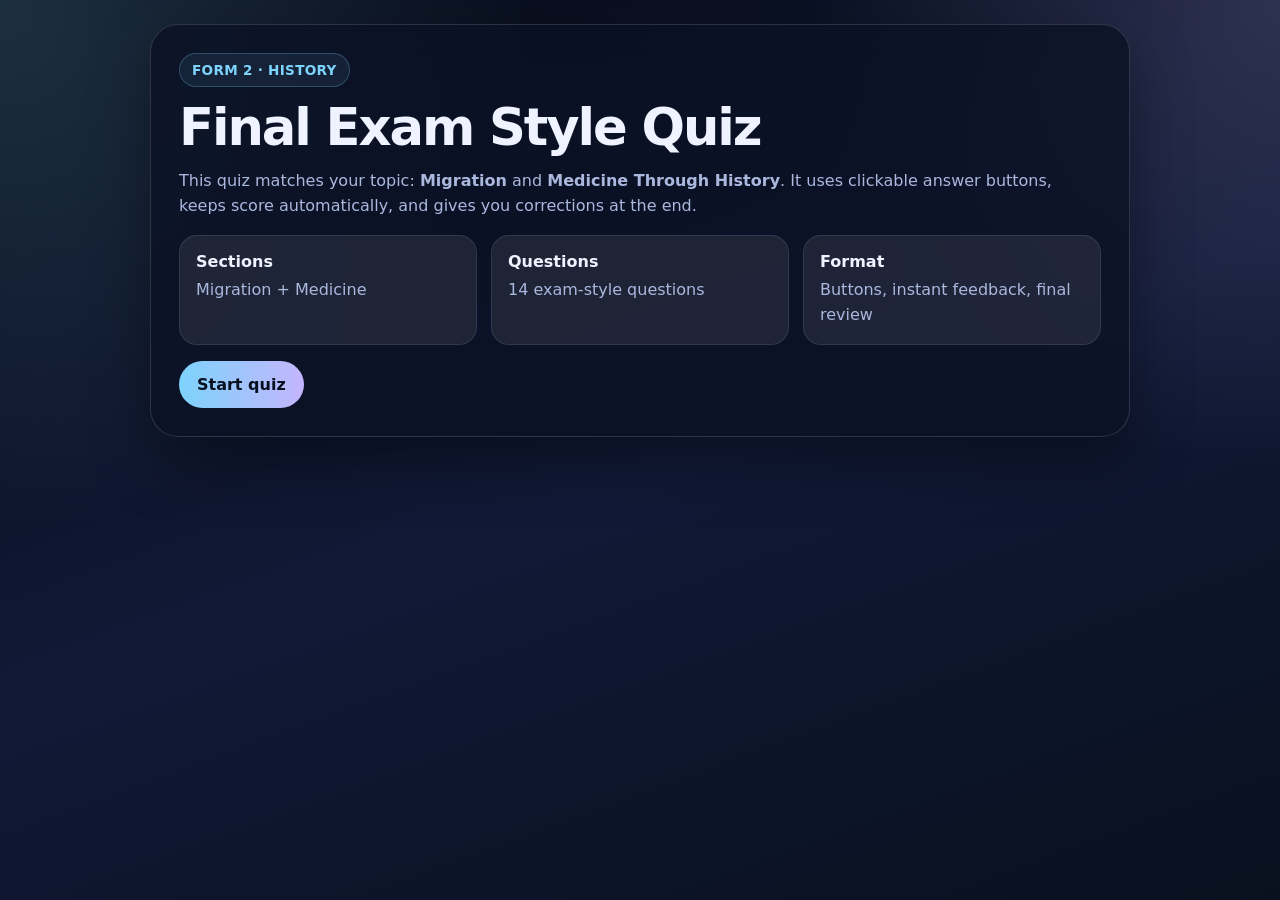
<file: form2-history-final-quiz/index.html>
<!DOCTYPE html>
<html lang="en">
<head>
  <meta charset="UTF-8" />
  <meta name="viewport" content="width=device-width, initial-scale=1.0" />
  <title>Form 2 History Final Quiz — Migration & Medicine</title>
  <meta name="description" content="A final-exam-style Form 2 history quiz on migration and medicine through history." />
  <style>
    :root {
      --bg: #0b1020;
      --panel: rgba(12, 18, 37, 0.82);
      --panel-strong: #121a34;
      --card: rgba(255,255,255,0.08);
      --border: rgba(255,255,255,0.14);
      --text: #eef3ff;
      --muted: #aab8de;
      --accent: #7dd3fc;
      --accent-2: #c4b5fd;
      --good: #34d399;
      --bad: #fb7185;
      --warn: #fbbf24;
      --shadow: 0 24px 60px rgba(0,0,0,0.35);
      --radius-lg: 28px;
      --radius-md: 18px;
      --radius-sm: 14px;
    }

    * { box-sizing: border-box; }
    html, body { margin: 0; min-height: 100%; }
    body {
      font-family: Inter, ui-sans-serif, system-ui, -apple-system, BlinkMacSystemFont, "Segoe UI", sans-serif;
      color: var(--text);
      background:
        radial-gradient(circle at top left, rgba(125, 211, 252, 0.18), transparent 34%),
        radial-gradient(circle at top right, rgba(196, 181, 253, 0.18), transparent 30%),
        linear-gradient(160deg, #070b16 0%, #101936 52%, #09101e 100%);
      padding: 24px;
    }

    .shell {
      max-width: 980px;
      margin: 0 auto;
      display: grid;
      gap: 18px;
    }

    .hero, .quiz-card, .section-card, .result-card {
      background: var(--panel);
      border: 1px solid var(--border);
      box-shadow: var(--shadow);
      backdrop-filter: blur(18px);
      -webkit-backdrop-filter: blur(18px);
      border-radius: var(--radius-lg);
    }

    .hero {
      padding: 28px;
      display: grid;
      gap: 16px;
    }

    .eyebrow {
      display: inline-flex;
      align-items: center;
      gap: 8px;
      width: fit-content;
      border: 1px solid rgba(125, 211, 252, 0.25);
      background: rgba(125, 211, 252, 0.08);
      color: var(--accent);
      border-radius: 999px;
      padding: 8px 12px;
      font-size: 0.85rem;
      font-weight: 700;
      letter-spacing: 0.02em;
      text-transform: uppercase;
    }

    h1, h2, h3, p { margin: 0; }
    h1 {
      font-size: clamp(2rem, 4vw, 3.5rem);
      line-height: 0.95;
      letter-spacing: -0.04em;
    }

    .hero p, .meta, .section-card p, .result-card p {
      color: var(--muted);
      line-height: 1.6;
    }

    .hero-grid {
      display: grid;
      grid-template-columns: repeat(auto-fit, minmax(220px, 1fr));
      gap: 14px;
    }

    .mini-card {
      background: var(--card);
      border: 1px solid rgba(255,255,255,0.09);
      border-radius: var(--radius-md);
      padding: 16px;
    }

    .mini-card strong {
      display: block;
      margin-bottom: 6px;
      font-size: 1rem;
    }

    .quiz-card {
      padding: 24px;
      display: none;
      gap: 20px;
    }

    .quiz-card.active,
    .results.active,
    .start.active {
      display: grid;
    }

    .topbar {
      display: flex;
      justify-content: space-between;
      gap: 12px;
      align-items: center;
      flex-wrap: wrap;
    }

    .pill {
      padding: 8px 12px;
      border-radius: 999px;
      background: rgba(255,255,255,0.08);
      border: 1px solid rgba(255,255,255,0.1);
      color: var(--muted);
      font-weight: 700;
      font-size: 0.92rem;
    }

    .progress {
      height: 12px;
      border-radius: 999px;
      background: rgba(255,255,255,0.08);
      overflow: hidden;
      border: 1px solid rgba(255,255,255,0.08);
    }

    .progress > span {
      display: block;
      height: 100%;
      width: 0%;
      border-radius: inherit;
      background: linear-gradient(90deg, var(--accent), var(--accent-2));
      transition: width 0.28s ease;
    }

    .section-card {
      padding: 18px;
      background: linear-gradient(145deg, rgba(125,211,252,0.08), rgba(196,181,253,0.08));
    }

    .question-title {
      font-size: clamp(1.35rem, 2.5vw, 2rem);
      line-height: 1.2;
      margin-top: 8px;
      margin-bottom: 6px;
    }

    .options {
      display: grid;
      grid-template-columns: repeat(2, minmax(0, 1fr));
      gap: 12px;
    }

    .option {
      appearance: none;
      border: 1px solid rgba(255,255,255,0.12);
      background: rgba(255,255,255,0.06);
      color: var(--text);
      border-radius: var(--radius-md);
      padding: 16px;
      text-align: left;
      font: inherit;
      cursor: pointer;
      min-height: 72px;
      transition: transform 0.16s ease, border-color 0.16s ease, background 0.16s ease, box-shadow 0.16s ease;
    }

    .option:hover, .option:focus-visible {
      transform: translateY(-2px);
      border-color: rgba(125,211,252,0.45);
      background: rgba(125,211,252,0.11);
      box-shadow: 0 12px 30px rgba(0,0,0,0.2);
      outline: none;
    }

    .option.correct {
      background: rgba(52, 211, 153, 0.16);
      border-color: rgba(52, 211, 153, 0.7);
    }

    .option.wrong {
      background: rgba(251, 113, 133, 0.16);
      border-color: rgba(251, 113, 133, 0.7);
    }

    .option:disabled {
      cursor: default;
      opacity: 1;
    }

    .feedback {
      min-height: 58px;
      border-radius: var(--radius-md);
      border: 1px solid rgba(255,255,255,0.08);
      background: rgba(255,255,255,0.05);
      padding: 14px 16px;
      color: var(--muted);
      line-height: 1.5;
    }

    .feedback.good { border-color: rgba(52,211,153,0.35); color: #d8fff0; }
    .feedback.bad { border-color: rgba(251,113,133,0.35); color: #ffe0e6; }

    .actions {
      display: flex;
      justify-content: space-between;
      gap: 12px;
      flex-wrap: wrap;
    }

    .btn {
      appearance: none;
      border: 0;
      border-radius: 999px;
      padding: 14px 18px;
      font: inherit;
      font-weight: 800;
      cursor: pointer;
      transition: transform 0.16s ease, opacity 0.16s ease;
    }

    .btn:hover, .btn:focus-visible { transform: translateY(-1px); outline: none; }
    .btn-primary {
      background: linear-gradient(90deg, var(--accent), var(--accent-2));
      color: #07101f;
    }
    .btn-secondary {
      background: rgba(255,255,255,0.08);
      color: var(--text);
      border: 1px solid rgba(255,255,255,0.12);
    }

    .btn:disabled {
      cursor: not-allowed;
      opacity: 0.45;
      transform: none;
    }

    .results {
      display: none;
      gap: 18px;
    }

    .result-card {
      padding: 24px;
      display: grid;
      gap: 14px;
    }

    .score-ring {
      width: 164px;
      height: 164px;
      border-radius: 50%;
      margin: 4px auto 8px;
      display: grid;
      place-items: center;
      background: conic-gradient(var(--accent) var(--fill, 0%), rgba(255,255,255,0.08) 0);
      position: relative;
    }

    .score-ring::before {
      content: "";
      position: absolute;
      inset: 14px;
      border-radius: 50%;
      background: #0c1430;
      border: 1px solid rgba(255,255,255,0.08);
    }

    .score-ring strong, .score-ring span {
      position: relative;
      z-index: 1;
      display: block;
      text-align: center;
    }

    .score-ring strong {
      font-size: 2rem;
      line-height: 1;
    }

    .summary-grid {
      display: grid;
      grid-template-columns: repeat(auto-fit, minmax(180px, 1fr));
      gap: 12px;
    }

    .summary-item {
      background: rgba(255,255,255,0.05);
      border: 1px solid rgba(255,255,255,0.08);
      border-radius: var(--radius-md);
      padding: 14px;
    }

    .summary-item strong {
      display: block;
      font-size: 1.15rem;
      margin-bottom: 6px;
    }

    .review-list {
      display: grid;
      gap: 10px;
    }

    .review-item {
      padding: 14px;
      border-radius: var(--radius-md);
      border: 1px solid rgba(255,255,255,0.08);
      background: rgba(255,255,255,0.04);
    }

    .review-item.good { border-color: rgba(52,211,153,0.35); }
    .review-item.bad { border-color: rgba(251,113,133,0.35); }

    .muted { color: var(--muted); }

    @media (max-width: 740px) {
      body { padding: 14px; }
      .hero, .quiz-card, .result-card { padding: 18px; }
      .options { grid-template-columns: 1fr; }
      .actions { flex-direction: column; }
      .btn { width: 100%; }
    }
  </style>
</head>
<body>
  <main class="shell">
    <section class="hero start active" id="startScreen">
      <span class="eyebrow">Form 2 · History</span>
      <h1>Final Exam Style Quiz</h1>
      <p>This quiz matches your topic: <strong>Migration</strong> and <strong>Medicine Through History</strong>. It uses clickable answer buttons, keeps score automatically, and gives you corrections at the end.</p>
      <div class="hero-grid">
        <article class="mini-card">
          <strong>Sections</strong>
          <span class="meta">Migration + Medicine</span>
        </article>
        <article class="mini-card">
          <strong>Questions</strong>
          <span class="meta">14 exam-style questions</span>
        </article>
        <article class="mini-card">
          <strong>Format</strong>
          <span class="meta">Buttons, instant feedback, final review</span>
        </article>
      </div>
      <div class="actions">
        <button class="btn btn-primary" id="startBtn">Start quiz</button>
      </div>
    </section>

    <section class="quiz-card" id="quizCard" aria-live="polite">
      <div class="topbar">
        <span class="pill" id="sectionPill">Section</span>
        <span class="pill" id="questionCounter">Question 1 of 14</span>
      </div>
      <div class="progress"><span id="progressBar"></span></div>
      <article class="section-card">
        <p id="questionType">Multiple choice</p>
        <h2 class="question-title" id="questionText"></h2>
        <p id="questionHint"></p>
      </article>
      <div class="options" id="options"></div>
      <div class="feedback" id="feedback">Choose your answer.</div>
      <div class="actions">
        <button class="btn btn-secondary" id="restartBtn">Restart</button>
        <button class="btn btn-primary" id="nextBtn" disabled>Next question</button>
      </div>
    </section>

    <section class="results" id="results">
      <article class="result-card">
        <span class="eyebrow">Results</span>
        <div class="score-ring" id="scoreRing" style="--fill: 0%;">
          <div>
            <strong id="scoreValue">0/14</strong>
            <span class="muted" id="scoreLabel">Keep going</span>
          </div>
        </div>
        <h2 id="scoreHeadline">You finished the quiz.</h2>
        <p id="scoreText">Your full score and review will appear here.</p>
        <div class="summary-grid" id="summaryGrid"></div>
        <div class="actions">
          <button class="btn btn-primary" id="tryAgainBtn">Try again</button>
        </div>
      </article>
      <article class="result-card">
        <h3>Answer review</h3>
        <div class="review-list" id="reviewList"></div>
      </article>
    </section>
  </main>

  <script>
    const questions = [
      {
        section: 'Migration',
        type: 'Multiple choice',
        question: 'What is migration?',
        hint: 'Think about moving people.',
        options: [
          'Moving from one place to another',
          'Only travelling for a holiday',
          'Building a new hospital',
          'Changing your school subject'
        ],
        answer: 0,
        explanation: 'Migration means people move from one place to another, either within a country or to a different country.'
      },
      {
        section: 'Migration',
        type: 'Multiple choice',
        question: 'Which of these is a push factor?',
        hint: 'A push factor makes people want to leave.',
        options: [
          'Safer jobs',
          'War and danger',
          'Better schools',
          'Higher wages'
        ],
        answer: 1,
        explanation: 'War and danger push people away from a place.'
      },
      {
        section: 'Migration',
        type: 'Multiple choice',
        question: 'Which of these is a pull factor?',
        hint: 'A pull factor attracts people to a new place.',
        options: [
          'Famine',
          'Persecution',
          'Good job opportunities',
          'Natural disaster'
        ],
        answer: 2,
        explanation: 'Good job opportunities can attract people and pull them to a new area.'
      },
      {
        section: 'Migration',
        type: 'Multiple choice',
        question: 'Why did many people move to cities during the Industrial Revolution?',
        hint: 'Think about work.',
        options: [
          'To work in factories',
          'To become kings and queens',
          'To avoid all new machines',
          'To study ancient medicine'
        ],
        answer: 0,
        explanation: 'Factories created jobs, so many people moved from the countryside to towns and cities.'
      },
      {
        section: 'Migration',
        type: 'Multiple choice',
        question: 'Which statement is true about migration?',
        hint: 'Read all options carefully.',
        options: [
          'Migration only happened in modern times',
          'Migration can happen for work, safety, or family reasons',
          'Migration always means moving forever',
          'Migration only happens between continents'
        ],
        answer: 1,
        explanation: 'People migrate for many reasons such as work, safety, family, or better living conditions.'
      },
      {
        section: 'Migration',
        type: 'Multiple choice',
        question: 'If a family leaves because there is not enough food, that reason is called:',
        hint: 'Is it pushing them out or pulling them in?',
        options: [
          'A pull factor',
          'A push factor',
          'A discovery',
          'A vaccination'
        ],
        answer: 1,
        explanation: 'A lack of food is a push factor because it forces people to leave.'
      },
      {
        section: 'Medicine',
        type: 'Multiple choice',
        question: 'What does the germ theory say?',
        hint: 'This changed ideas about disease.',
        options: [
          'Diseases are caused by evil spirits only',
          'Diseases are caused by tiny living germs',
          'All illness comes from bad weather',
          'Doctors should never wash their hands'
        ],
        answer: 1,
        explanation: 'Germ theory explained that microorganisms can cause disease.'
      },
      {
        section: 'Medicine',
        type: 'Multiple choice',
        question: 'Who is strongly linked with vaccination against smallpox?',
        hint: 'A famous medical pioneer.',
        options: [
          'Edward Jenner',
          'Hippocrates',
          'Louis Pasteur',
          'Florence Nightingale'
        ],
        answer: 0,
        explanation: 'Edward Jenner developed the early smallpox vaccination.'
      },
      {
        section: 'Medicine',
        type: 'Multiple choice',
        question: 'Why is Florence Nightingale important?',
        hint: 'Think about hospitals and nursing.',
        options: [
          'She invented X-rays',
          'She improved hygiene and nursing care',
          'She discovered penicillin',
          'She ruled a medieval town'
        ],
        answer: 1,
        explanation: 'Florence Nightingale improved cleanliness, nursing standards, and hospital care.'
      },
      {
        section: 'Medicine',
        type: 'Multiple choice',
        question: 'Which scientist helped prove that germs can spread disease?',
        hint: 'Connected to pasteurisation too.',
        options: [
          'Louis Pasteur',
          'Galen',
          'Avicenna',
          'William Harvey'
        ],
        answer: 0,
        explanation: 'Louis Pasteur helped develop germ theory and showed the role of microbes.'
      },
      {
        section: 'Medicine',
        type: 'Multiple choice',
        question: 'What was a major problem in many hospitals before hygiene improved?',
        hint: 'Think about cleanliness.',
        options: [
          'Too much fresh air',
          'Dirty conditions and infection',
          'Too many vaccinations',
          'A shortage of kings'
        ],
        answer: 1,
        explanation: 'Dirty hospitals helped infections spread and made patients even sicker.'
      },
      {
        section: 'Medicine',
        type: 'Multiple choice',
        question: 'Penicillin is important because it:',
        hint: 'It helped doctors fight infections.',
        options: [
          'Stopped migration',
          'Was the first microscope',
          'Helped kill bacteria',
          'Created the Black Death'
        ],
        answer: 2,
        explanation: 'Penicillin was one of the first antibiotics and helped treat bacterial infections.'
      },
      {
        section: 'Mixed Challenge',
        type: 'Exam practice',
        question: 'Which answer shows one migration idea and one medicine idea correctly matched?',
        hint: 'You need both parts to be right.',
        options: [
          'Push factor = better wages; Jenner = nursing reform',
          'Pull factor = job opportunities; Pasteur = germ theory',
          'Migration = only tourism; Nightingale = vaccination',
          'Push factor = safer housing; penicillin = a type of city'
        ],
        answer: 1,
        explanation: 'Job opportunities are a pull factor, and Pasteur is linked to germ theory.'
      },
      {
        section: 'Mixed Challenge',
        type: 'Exam practice',
        question: 'What is the best reason why medicine improved over time?',
        hint: 'Think about change across many years.',
        options: [
          'People stopped asking questions',
          'Better science, observation, and new discoveries',
          'Doctors refused to learn new ideas',
          'Diseases disappeared by themselves'
        ],
        answer: 1,
        explanation: 'Medicine improved because scientists and doctors observed carefully, tested ideas, and made discoveries.'
      }
    ];

    const startScreen = document.getElementById('startScreen');
    const quizCard = document.getElementById('quizCard');
    const results = document.getElementById('results');
    const sectionPill = document.getElementById('sectionPill');
    const questionCounter = document.getElementById('questionCounter');
    const questionType = document.getElementById('questionType');
    const questionText = document.getElementById('questionText');
    const questionHint = document.getElementById('questionHint');
    const optionsEl = document.getElementById('options');
    const feedback = document.getElementById('feedback');
    const nextBtn = document.getElementById('nextBtn');
    const progressBar = document.getElementById('progressBar');
    const reviewList = document.getElementById('reviewList');
    const summaryGrid = document.getElementById('summaryGrid');
    const scoreRing = document.getElementById('scoreRing');
    const scoreValue = document.getElementById('scoreValue');
    const scoreLabel = document.getElementById('scoreLabel');
    const scoreHeadline = document.getElementById('scoreHeadline');
    const scoreText = document.getElementById('scoreText');

    let current = 0;
    let score = 0;
    let answered = false;
    let answers = [];

    function startQuiz() {
      current = 0;
      score = 0;
      answered = false;
      answers = [];
      startScreen.classList.remove('active');
      results.classList.remove('active');
      quizCard.classList.add('active');
      renderQuestion();
    }

    function restartQuiz() {
      startScreen.classList.add('active');
      quizCard.classList.remove('active');
      results.classList.remove('active');
      progressBar.style.width = '0%';
    }

    function renderQuestion() {
      answered = false;
      const q = questions[current];
      sectionPill.textContent = q.section;
      questionCounter.textContent = `Question ${current + 1} of ${questions.length}`;
      questionType.textContent = q.type;
      questionText.textContent = q.question;
      questionHint.textContent = q.hint;
      progressBar.style.width = `${(current / questions.length) * 100}%`;
      nextBtn.disabled = true;
      feedback.className = 'feedback';
      feedback.textContent = 'Choose your answer.';
      optionsEl.innerHTML = '';

      q.options.forEach((option, index) => {
        const button = document.createElement('button');
        button.className = 'option';
        button.type = 'button';
        button.innerHTML = `<strong>${String.fromCharCode(65 + index)}.</strong> ${option}`;
        button.addEventListener('click', () => chooseAnswer(index));
        optionsEl.appendChild(button);
      });
    }

    function chooseAnswer(index) {
      if (answered) return;
      answered = true;
      const q = questions[current];
      const buttons = [...document.querySelectorAll('.option')];
      const isCorrect = index === q.answer;

      buttons.forEach((btn, i) => {
        btn.disabled = true;
        if (i === q.answer) btn.classList.add('correct');
        if (i === index && !isCorrect) btn.classList.add('wrong');
      });

      if (isCorrect) {
        score += 1;
        feedback.className = 'feedback good';
        feedback.innerHTML = `<strong>Correct.</strong> ${q.explanation}`;
      } else {
        feedback.className = 'feedback bad';
        feedback.innerHTML = `<strong>Not quite.</strong> ${q.explanation}`;
      }

      answers.push({
        ...q,
        chosen: index,
        correct: isCorrect
      });

      nextBtn.disabled = false;
    }

    function nextQuestion() {
      current += 1;
      if (current < questions.length) {
        renderQuestion();
      } else {
        showResults();
      }
    }

    function getBand(percent) {
      if (percent >= 85) return ['Excellent work', 'You look ready for a strong exam result.'];
      if (percent >= 70) return ['Very good', 'You know the key ideas well. Revise the mistakes once more.'];
      if (percent >= 50) return ['Good start', 'You understand some important points, but more revision will help.'];
      return ['Keep practising', 'Go over the answer review and try again.'];
    }

    function showResults() {
      quizCard.classList.remove('active');
      results.classList.add('active');
      progressBar.style.width = '100%';

      const percent = Math.round((score / questions.length) * 100);
      const [headline, text] = getBand(percent);
      scoreRing.style.setProperty('--fill', `${percent}%`);
      scoreValue.textContent = `${score}/${questions.length}`;
      scoreLabel.textContent = `${percent}%`;
      scoreHeadline.textContent = headline;
      scoreText.textContent = text;

      const sections = ['Migration', 'Medicine', 'Mixed Challenge'];
      summaryGrid.innerHTML = sections.map(section => {
        const total = answers.filter(a => a.section === section).length;
        const got = answers.filter(a => a.section === section && a.correct).length;
        return `<div class="summary-item"><strong>${section}</strong><span class="muted">${got}/${total} correct</span></div>`;
      }).join('');

      reviewList.innerHTML = answers.map((item, idx) => {
        const chosen = item.options[item.chosen] || 'No answer';
        const correct = item.options[item.answer];
        return `
          <article class="review-item ${item.correct ? 'good' : 'bad'}">
            <strong>${idx + 1}. ${item.question}</strong>
            <p class="muted">Your answer: ${chosen}</p>
            <p class="muted">Correct answer: ${correct}</p>
            <p>${item.explanation}</p>
          </article>
        `;
      }).join('');
    }

    document.getElementById('startBtn').addEventListener('click', startQuiz);
    document.getElementById('nextBtn').addEventListener('click', nextQuestion);
    document.getElementById('restartBtn').addEventListener('click', restartQuiz);
    document.getElementById('tryAgainBtn').addEventListener('click', startQuiz);
  </script>
</body>
</html>
</file>
<file: styles.css>
:root {
  color-scheme: dark;
  --bg: #0b1020;
  --panel: rgba(255,255,255,0.06);
  --border: rgba(255,255,255,0.12);
  --text: #eef2ff;
  --muted: #b8c0e0;
  --accent: #7c9cff;
}

* { box-sizing: border-box; }
html, body { margin: 0; padding: 0; }
body {
  font-family: Inter, ui-sans-serif, system-ui, -apple-system, BlinkMacSystemFont, "Segoe UI", sans-serif;
  background:
    radial-gradient(circle at top, rgba(124,156,255,0.2), transparent 35%),
    linear-gradient(180deg, #10162b 0%, var(--bg) 100%);
  color: var(--text);
  min-height: 100vh;
}
.wrap {
  width: min(900px, calc(100% - 32px));
  margin: 0 auto;
  padding: 72px 0;
}
.eyebrow {
  display: inline-block;
  color: var(--accent);
  letter-spacing: .08em;
  text-transform: uppercase;
  font-size: 12px;
  font-weight: 700;
  margin-bottom: 14px;
}
h1 {
  margin: 0 0 16px;
  font-size: clamp(36px, 7vw, 64px);
  line-height: 1;
}
.lead {
  color: var(--muted);
  font-size: 18px;
  line-height: 1.6;
  margin: 0 0 28px;
  max-width: 720px;
}
.card {
  background: var(--panel);
  border: 1px solid var(--border);
  border-radius: 20px;
  padding: 24px;
  margin-top: 18px;
  backdrop-filter: blur(10px);
}
.card h2 {
  margin: 0 0 12px;
  font-size: 22px;
}
.card p, .card li {
  color: var(--muted);
  line-height: 1.6;
}
ul { margin: 0; padding-left: 20px; }
strong { color: var(--text); }
</file>
<file: c4s/styles.css>
:root {
  --bg: #09111f;
  --bg-2: #0d1729;
  --panel: rgba(15, 24, 42, 0.9);
  --panel-strong: rgba(17, 29, 51, 0.96);
  --panel-soft: rgba(11, 19, 35, 0.76);
  --text: #e8efff;
  --muted: #94a4c8;
  --line: rgba(148, 164, 200, 0.18);
  --line-strong: rgba(148, 164, 200, 0.28);
  --accent: #74a7ff;
  --accent-2: #5eead4;
  --ok: #68d391;
  --warn: #f6c453;
  --danger: #ff7f8d;
  --shadow: 0 24px 80px rgba(0, 0, 0, 0.28);
}

* {
  box-sizing: border-box;
}

[hidden] {
  display: none !important;
}

html {
  color-scheme: dark;
}

body {
  margin: 0;
  min-height: 100vh;
  font-family: Inter, ui-sans-serif, system-ui, -apple-system, BlinkMacSystemFont, "Segoe UI", sans-serif;
  color: var(--text);
  background:
    radial-gradient(circle at top left, rgba(116, 167, 255, 0.16), transparent 30%),
    radial-gradient(circle at top right, rgba(94, 234, 212, 0.1), transparent 24%),
    linear-gradient(180deg, var(--bg-2) 0%, var(--bg) 46%, #060b15 100%);
}

button,
input,
select {
  font: inherit;
}

.page {
  max-width: 1480px;
  margin: 0 auto;
  padding: 28px 20px 56px;
}

.card {
  background: var(--panel);
  border: 1px solid var(--line);
  border-radius: 24px;
  box-shadow: var(--shadow);
  backdrop-filter: blur(16px);
}

.hero {
  display: grid;
  grid-template-columns: minmax(0, 1.7fr) minmax(260px, 0.9fr);
  gap: 24px;
  padding: 28px;
  margin-bottom: 18px;
}

.top-nav-card {
  padding: 16px 20px;
  margin-bottom: 18px;
}

.inline-accordion {
  margin-top: 16px;
  border: 1px solid var(--line);
  border-radius: 18px;
  background: rgba(255,255,255,0.025);
  overflow: hidden;
}

.accordion-summary {
  display: flex;
  justify-content: space-between;
  align-items: center;
  gap: 14px;
  padding: 16px 18px;
  cursor: pointer;
  list-style: none;
}

.accordion-summary::-webkit-details-marker {
  display: none;
}

.accordion-summary h2,
.accordion-summary p {
  pointer-events: none;
}

.accordion-summary-tight {
  padding: 14px 16px;
  font-weight: 700;
}

.accordion-arrow {
  flex: 0 0 auto;
  width: 12px;
  height: 12px;
  border-right: 2px solid var(--muted);
  border-bottom: 2px solid var(--muted);
  transform: rotate(45deg);
  transition: transform 180ms ease, border-color 180ms ease;
  margin-right: 4px;
}

.inline-accordion[open] .accordion-arrow {
  transform: rotate(225deg);
  border-color: var(--accent-2);
}

.accordion-body {
  padding: 0 18px 18px;
  border-top: 1px solid var(--line);
}

.accordion-body-tight {
  padding: 14px 16px 16px;
}

.eyebrow,
.section-kicker {
  margin: 0 0 10px;
  color: var(--accent-2);
  text-transform: uppercase;
  letter-spacing: 0.12em;
  font-size: 12px;
  font-weight: 700;
}

h1,
h2,
h3,
p {
  margin-top: 0;
}

h1 {
  margin-bottom: 12px;
  font-size: clamp(34px, 5vw, 60px);
  line-height: 0.96;
  letter-spacing: -0.04em;
  max-width: 12ch;
}

h2 {
  margin-bottom: 0;
  font-size: 22px;
  letter-spacing: -0.03em;
}

.subcopy,
.hero-note,
.meta-line,
.muted,
.table-head p,
.mini-list li,
.progress-label,
.empty,
.hint {
  color: var(--muted);
}

.hero-side {
  display: flex;
  flex-direction: column;
  align-items: flex-start;
  gap: 12px;
}

.hero-chip {
  display: inline-flex;
  align-items: center;
  min-height: 40px;
  padding: 8px 14px;
  border-radius: 999px;
  background: rgba(255, 255, 255, 0.05);
  border: 1px solid var(--line);
  font-size: 13px;
  font-weight: 700;
}

.hero-chip-accent {
  background: rgba(94, 234, 212, 0.12);
  color: var(--accent-2);
  border-color: rgba(94, 234, 212, 0.2);
}

.hero-note {
  margin: auto 0 0;
  font-size: 14px;
  line-height: 1.6;
}

.hero-stats {
  display: flex;
  flex-wrap: wrap;
  gap: 10px;
  margin-top: 16px;
}

.stats {
  display: grid;
  grid-template-columns: repeat(6, minmax(0, 1fr));
  gap: 14px;
  margin-bottom: 18px;
}

.stat-card {
  padding: 18px;
  border-radius: 22px;
  background: linear-gradient(180deg, rgba(255,255,255,0.04), rgba(255,255,255,0.015));
  border: 1px solid var(--line);
}

.stat-label {
  margin-bottom: 8px;
  font-size: 12px;
  text-transform: uppercase;
  letter-spacing: 0.08em;
  color: var(--muted);
}

.stat-value {
  font-size: clamp(28px, 2vw, 36px);
  font-weight: 800;
  line-height: 1;
  letter-spacing: -0.04em;
}

.stat-meta {
  margin-top: 10px;
  font-size: 13px;
  color: var(--muted);
}

.workspace {
  display: grid;
  grid-template-columns: minmax(0, 1.65fr) minmax(300px, 0.8fr);
  gap: 18px;
}

.main-column,
.side-column {
  display: flex;
  flex-direction: column;
  gap: 18px;
}

.section-card,
.controls,
.table-wrap,
.side-card {
  padding: 20px;
}

.section-head,
.table-head,
.side-head {
  display: flex;
  justify-content: space-between;
  gap: 14px;
  align-items: flex-start;
  margin-bottom: 16px;
}

.compact-head {
  margin-bottom: 14px;
}

.filter-accordion {
  margin-top: 18px;
}

.ghost-button {
  min-height: 42px;
  padding: 10px 14px;
  border-radius: 12px;
  border: 1px solid var(--line);
  background: rgba(255,255,255,0.03);
  color: var(--text);
  cursor: pointer;
  transition: 180ms ease;
}

.ghost-button:hover {
  border-color: var(--line-strong);
  background: rgba(255,255,255,0.06);
}

.pipeline-board {
  display: grid;
  grid-template-columns: repeat(4, minmax(0, 1fr));
  gap: 12px;
}

.pipeline-card,
.queue-card,
.view-pill {
  border: 1px solid var(--line);
  background: var(--panel-soft);
  transition: 180ms ease;
}

.pipeline-card,
.queue-card {
  width: 100%;
  padding: 16px;
  border-radius: 18px;
  text-align: left;
  color: inherit;
  cursor: pointer;
}

.pipeline-card:hover,
.queue-card:hover,
.view-pill:hover {
  transform: translateY(-1px);
  border-color: var(--line-strong);
  background: rgba(255,255,255,0.05);
}

.pipeline-card.active,
.queue-card.active,
.view-pill.active {
  border-color: rgba(116, 167, 255, 0.48);
  box-shadow: inset 0 0 0 1px rgba(116, 167, 255, 0.18);
  background: linear-gradient(180deg, rgba(116, 167, 255, 0.12), rgba(255,255,255,0.04));
}

.pipeline-top,
.queue-top {
  display: flex;
  justify-content: space-between;
  gap: 12px;
  align-items: flex-start;
}

.pipeline-name,
.queue-name {
  font-weight: 700;
}

.pipeline-value,
.queue-value {
  font-size: 26px;
  font-weight: 800;
  letter-spacing: -0.04em;
}

.pipeline-bar,
.coverage-bar {
  margin-top: 14px;
  width: 100%;
  height: 8px;
  border-radius: 999px;
  background: rgba(255,255,255,0.07);
  overflow: hidden;
}

.pipeline-fill,
.coverage-fill {
  height: 100%;
  border-radius: inherit;
  background: linear-gradient(90deg, var(--accent), var(--accent-2));
}

.pipeline-meta,
.queue-meta {
  margin-top: 10px;
  font-size: 13px;
  line-height: 1.5;
  color: var(--muted);
}

.queue-grid {
  display: grid;
  grid-template-columns: repeat(3, minmax(0, 1fr));
  gap: 12px;
}

.view-strip {
  display: flex;
  flex-wrap: wrap;
  gap: 10px;
  margin-bottom: 16px;
}

.view-select-wrap {
  display: none;
  margin: 0;
}

.view-select-label {
  display: block;
  margin-bottom: 8px;
  font-size: 13px;
  color: var(--muted);
}

.view-select {
  width: 100%;
}

.top-view-strip {
  margin-bottom: 0;
}

.view-pill {
  min-height: 42px;
  padding: 10px 14px;
  border-radius: 999px;
  color: var(--text);
  cursor: pointer;
  text-align: left;
}

.view-pill strong {
  font-size: 14px;
}

.view-pill span {
  display: block;
  margin-top: 3px;
  font-size: 12px;
  color: var(--muted);
}

.control-grid {
  display: grid;
  grid-template-columns: repeat(5, minmax(0, 1fr));
  gap: 12px;
}

.inline-add-site {
  margin-bottom: 16px;
  padding: 14px;
  border: 1px solid var(--line);
  border-radius: 18px;
  background: rgba(255,255,255,0.03);
}

.inline-git-panel {
  margin-bottom: 16px;
  padding: 14px;
  border: 1px solid var(--line);
  border-radius: 18px;
  background: rgba(255,255,255,0.03);
}

.inline-add-site-grid,
.inline-git-grid {
  display: grid;
  grid-template-columns: minmax(0, 1fr) auto;
  gap: 12px;
  align-items: end;
}

.inline-git-actions {
  display: flex;
  gap: 12px;
  align-items: center;
}

.inline-add-site-field {
  margin: 0;
}

.add-site-submit {
  min-width: 160px;
}

.inline-hint {
  margin: 10px 2px 0;
  font-size: 13px;
  line-height: 1.5;
  color: var(--muted);
}

.inline-feedback {
  margin: 12px 2px 0;
  font-size: 14px;
}

.inline-feedback.info {
  color: var(--muted);
}

.inline-feedback.success {
  color: var(--ok);
}

.inline-feedback.error {
  color: var(--danger);
}

label span {
  display: block;
  margin-bottom: 8px;
  font-size: 13px;
  color: var(--muted);
}

input,
select {
  width: 100%;
  min-height: 46px;
  padding: 12px 14px;
  border-radius: 14px;
  border: 1px solid var(--line);
  background: rgba(255,255,255,0.04);
  color: var(--text);
  outline: none;
}

input:focus,
select:focus {
  border-color: rgba(116, 167, 255, 0.48);
  box-shadow: 0 0 0 4px rgba(116, 167, 255, 0.12);
}

.move-control {
  display: flex;
  flex-direction: column;
  gap: 6px;
}

.move-control-label {
  font-size: 11px;
  letter-spacing: 0.08em;
  text-transform: uppercase;
  color: var(--muted);
}

.move-control select {
  min-height: 38px;
  padding: 8px 12px;
  border-radius: 12px;
}

.move-control-table {
  min-width: 180px;
  margin-top: 10px;
}

.move-control-mobile-quick,
.move-control-mobile-expanded,
.move-control-mobile-summary {
  width: 100%;
}

.move-control-mobile-summary {
  min-width: 168px;
}

.move-control-mobile-summary .move-control-label {
  margin-bottom: 4px;
}

.move-control-mobile-summary select {
  min-height: 36px;
  padding: 7px 10px;
}

.table-stage-cell {
  display: flex;
  flex-direction: column;
  gap: 8px;
  min-width: 190px;
}

.table-wrap {
  overflow: hidden;
  position: relative;
}

.table-wrap.primary-focus {
  border-color: rgba(94, 234, 212, 0.28);
  background: linear-gradient(180deg, rgba(94, 234, 212, 0.1), rgba(15, 24, 42, 0.94) 24%, rgba(15, 24, 42, 0.9) 100%);
  box-shadow: var(--shadow), inset 0 0 0 1px rgba(94, 234, 212, 0.1);
}

.table-wrap.primary-focus::before {
  content: '';
  position: absolute;
  inset: 0 0 auto 0;
  height: 4px;
  background: linear-gradient(90deg, var(--accent-2), var(--accent));
}

.table-wrap.primary-focus .section-kicker {
  color: #b6fff4;
}

.mobile-list {
  display: none;
}

.mobile-list.force-visible {
  display: block;
}

.table-scroll.compact-hidden {
  display: none;
}

.table-head-actions {
  display: flex;
  align-items: center;
  gap: 12px;
}

.table-scroll {
  overflow: auto;
  border: 1px solid var(--line);
  border-radius: 18px;
}

.table-scroll::-webkit-scrollbar {
  height: 12px;
  width: 12px;
}

.table-scroll::-webkit-scrollbar-thumb {
  background: rgba(255,255,255,0.14);
  border-radius: 999px;
}

table {
  width: 100%;
  min-width: 1160px;
  border-collapse: collapse;
}

th,
td {
  padding: 14px 14px;
  border-top: 1px solid var(--line);
  text-align: left;
  vertical-align: top;
}

th {
  position: sticky;
  top: 0;
  z-index: 1;
  background: rgba(9, 17, 31, 0.96);
  font-size: 11px;
  letter-spacing: 0.1em;
  text-transform: uppercase;
  color: var(--muted);
}

tbody tr {
  background: rgba(255,255,255,0.01);
}

tbody tr:hover {
  background: rgba(255,255,255,0.04);
}

.domain {
  font-weight: 700;
  font-size: 15px;
}

.domain-link {
  color: inherit;
  text-decoration: none;
  border-bottom: 1px solid transparent;
}

.domain-link:hover {
  color: var(--accent-2);
  border-bottom-color: rgba(94, 234, 212, 0.45);
}

.domain-link:visited {
  color: inherit;
}

.meta-line {
  margin-top: 4px;
  font-size: 12px;
}

.badge {
  display: inline-flex;
  align-items: center;
  min-height: 28px;
  padding: 5px 10px;
  border-radius: 999px;
  border: 1px solid transparent;
  font-size: 12px;
  font-weight: 700;
}

.badge.active,
.badge.approved,
.badge.active_partner {
  background: rgba(104, 211, 145, 0.12);
  color: var(--ok);
  border-color: rgba(104, 211, 145, 0.22);
}

.badge.negotiating,
.badge.contacted,
.badge.researching,
.badge.prospect,
.badge.unverified,
.badge.waiting_reply,
.badge.unknown,
.badge.needs_enrichment {
  background: rgba(246, 196, 83, 0.12);
  color: var(--warn);
  border-color: rgba(246, 196, 83, 0.22);
}

.badge.no-fit,
.badge.rejected,
.badge.no_fit,
.badge.paused {
  background: rgba(255, 127, 141, 0.12);
  color: var(--danger);
  border-color: rgba(255, 127, 141, 0.22);
}

.badge.default {
  background: rgba(116, 167, 255, 0.12);
  color: var(--accent);
  border-color: rgba(116, 167, 255, 0.22);
}

.pills,
.inline-stack {
  display: flex;
  flex-wrap: wrap;
  gap: 6px;
}

.pill,
.source-pill {
  display: inline-flex;
  align-items: center;
  min-height: 26px;
  padding: 4px 8px;
  border-radius: 999px;
  background: rgba(255,255,255,0.06);
  font-size: 12px;
}

.coverage {
  min-width: 120px;
}

.coverage-top {
  display: flex;
  justify-content: space-between;
  gap: 10px;
  margin-bottom: 8px;
  font-size: 12px;
}

.coverage-fill.low {
  background: linear-gradient(90deg, var(--danger), #ffb3bd);
}

.coverage-fill.medium {
  background: linear-gradient(90deg, var(--warn), #ffe59a);
}

.coverage-fill.high {
  background: linear-gradient(90deg, var(--accent), var(--accent-2));
}

.mobile-card {
  padding: 16px;
  border-radius: 18px;
  background: rgba(255,255,255,0.03);
  border: 1px solid var(--line);
}

.mobile-card-shell {
  padding: 0;
  overflow: hidden;
}

.mobile-card + .mobile-card {
  margin-top: 12px;
}

.mobile-list.force-visible .mobile-card-shell {
  background: rgba(255,255,255,0.03);
}

.mobile-list.force-visible .mobile-card-summary {
  padding: 18px;
}

.mobile-list.force-visible .mobile-card-body {
  padding: 0 18px 18px;
}

.mobile-list.force-visible .mobile-quick-move {
  padding: 0 18px 18px;
}

.mobile-card-summary {
  display: flex;
  justify-content: space-between;
  gap: 12px;
  align-items: center;
  padding: 16px;
  cursor: pointer;
  list-style: none;
}

.mobile-summary-primary {
  display: flex;
  flex-direction: column;
  gap: 4px;
  min-width: 0;
}

.summary-submeta {
  font-size: 12px;
  font-weight: 600;
  color: #b9c9ea;
}

.mobile-card-summary-with-actions {
  align-items: flex-start;
}

.mobile-card-summary-actions {
  display: flex;
  align-items: flex-end;
  gap: 10px;
}

.mobile-card-summary::-webkit-details-marker {
  display: none;
}

.mobile-card-body {
  padding: 0 16px 16px;
  border-top: 1px solid var(--line);
}

.mobile-quick-move {
  padding: 0 16px 16px;
}

.mobile-domain-link {
  font-size: 16px;
  font-weight: 700;
}

.mobile-card-arrow {
  flex: 0 0 auto;
  width: 12px;
  height: 12px;
  border-right: 2px solid var(--muted);
  border-bottom: 2px solid var(--muted);
  transform: rotate(45deg);
  transition: transform 180ms ease, border-color 180ms ease;
  margin-right: 4px;
}

.mobile-card-shell[open] .mobile-card-arrow {
  transform: rotate(225deg);
  border-color: var(--accent-2);
}

.mobile-meta-line,
.mobile-coverage,
.mobile-badge-row,
.mobile-pill-row,
.mobile-detail-grid {
  margin-top: 14px;
}

.mobile-score-pill {
  display: inline-flex;
  align-items: center;
  justify-content: center;
  min-width: 64px;
  min-height: 34px;
  padding: 8px 12px;
  border-radius: 999px;
  font-size: 13px;
  font-weight: 800;
  border: 1px solid transparent;
}

.mobile-score-pill.low {
  background: rgba(255, 127, 141, 0.12);
  color: var(--danger);
  border-color: rgba(255, 127, 141, 0.22);
}

.mobile-score-pill.medium {
  background: rgba(246, 196, 83, 0.12);
  color: var(--warn);
  border-color: rgba(246, 196, 83, 0.22);
}

.mobile-score-pill.high {
  background: rgba(94, 234, 212, 0.12);
  color: var(--accent-2);
  border-color: rgba(94, 234, 212, 0.2);
}

.mobile-card-details {
  border-top: 1px solid var(--line);
  padding-top: 14px;
}

.mobile-card-details summary {
  cursor: pointer;
  font-weight: 700;
  color: var(--text);
}

.mobile-card-details[open] summary {
  margin-bottom: 12px;
}

.mobile-detail-grid {
  display: grid;
  grid-template-columns: repeat(2, minmax(0, 1fr));
  gap: 12px;
}

.mobile-kv {
  display: flex;
  flex-direction: column;
  gap: 6px;
  padding: 12px;
  border-radius: 14px;
  background: rgba(255,255,255,0.03);
  border: 1px solid var(--line);
}

.mobile-kv-wide {
  grid-column: 1 / -1;
}

.stack-label {
  font-size: 12px;
  color: var(--muted);
  text-transform: uppercase;
  letter-spacing: 0.08em;
}

.side-card h3 {
  margin-bottom: 14px;
  font-size: 18px;
}

.mini-list {
  list-style: none;
  padding: 0;
  margin: 0;
  display: flex;
  flex-direction: column;
  gap: 10px;
}

.mini-list li {
  display: flex;
  justify-content: space-between;
  gap: 12px;
  padding-top: 10px;
  border-top: 1px solid var(--line);
}

.mini-list li:first-child {
  padding-top: 0;
  border-top: 0;
}

.metric-strong {
  color: var(--text);
  font-weight: 700;
}

.dual-metric {
  display: grid;
  grid-template-columns: repeat(2, minmax(0, 1fr));
  gap: 12px;
  margin-top: 12px;
}

.dual-metric .metric-box {
  padding: 14px;
  border-radius: 16px;
  background: rgba(255,255,255,0.04);
  border: 1px solid var(--line);
}

.metric-box .label {
  font-size: 12px;
  color: var(--muted);
  margin-bottom: 6px;
}

.metric-box .value {
  font-size: 24px;
  font-weight: 800;
  letter-spacing: -0.04em;
}

.insight-list {
  display: flex;
  flex-direction: column;
  gap: 10px;
}

.insight {
  padding: 12px 14px;
  border-radius: 16px;
  background: rgba(255,255,255,0.04);
  border: 1px solid var(--line);
}

.insight strong {
  display: block;
  margin-bottom: 4px;
}

.empty {
  text-align: center;
  padding: 36px;
}

@media (max-width: 1280px) {
  .stats {
    grid-template-columns: repeat(3, minmax(0, 1fr));
  }

  .control-grid,
  .pipeline-board {
    grid-template-columns: repeat(3, minmax(0, 1fr));
  }

  .inline-add-site-grid,
  .inline-git-grid {
    grid-template-columns: 1fr;
  }

  .inline-git-actions {
    flex-direction: column;
    align-items: stretch;
  }

  .queue-grid {
    grid-template-columns: repeat(2, minmax(0, 1fr));
  }
}

@media (max-width: 1040px) {
  .workspace,
  .hero {
    grid-template-columns: 1fr;
  }

  .side-column {
    display: grid;
    grid-template-columns: repeat(2, minmax(0, 1fr));
  }
}

@media (max-width: 760px) {
  .page {
    padding: 16px 14px 44px;
  }

  .hero,
  .section-card,
  .controls,
  .table-wrap,
  .side-card {
    padding: 16px;
  }

  .top-nav-card {
    padding: 16px;
  }

  h1 {
    font-size: clamp(28px, 9vw, 38px);
    line-height: 1.02;
    max-width: none;
  }

  .subcopy,
  .hero-note {
    font-size: 15px;
    line-height: 1.55;
  }

  .hero-chip {
    min-height: 36px;
    padding: 7px 12px;
    font-size: 12px;
  }

  .stats {
    display: none;
  }

  .side-column,
  .control-grid,
  .pipeline-board,
  .queue-grid,
  .dual-metric {
    grid-template-columns: 1fr;
  }

  .accordion-body,
  .accordion-body-tight {
    padding-left: 14px;
    padding-right: 14px;
  }

  .accordion-summary {
    padding: 14px;
  }

  .view-strip {
    display: none;
  }

  .view-select-wrap {
    display: block;
  }

  .section-head,
  .table-head,
  .table-head-actions {
    flex-direction: column;
    align-items: stretch;
  }

  .ghost-button {
    width: 100%;
  }

  .table-scroll {
    display: none;
  }

  .mobile-list {
    display: block;
  }

  .mini-list li,
  .coverage-top {
    flex-direction: column;
    align-items: flex-start;
  }

  .mobile-detail-grid {
    grid-template-columns: 1fr;
  }

  .mobile-card-summary-with-actions,
  .mobile-card-summary-actions {
    flex-direction: column;
    align-items: stretch;
  }
}

@media (max-width: 520px) {
  .stats {
    grid-template-columns: 1fr;
  }
}
</file>
